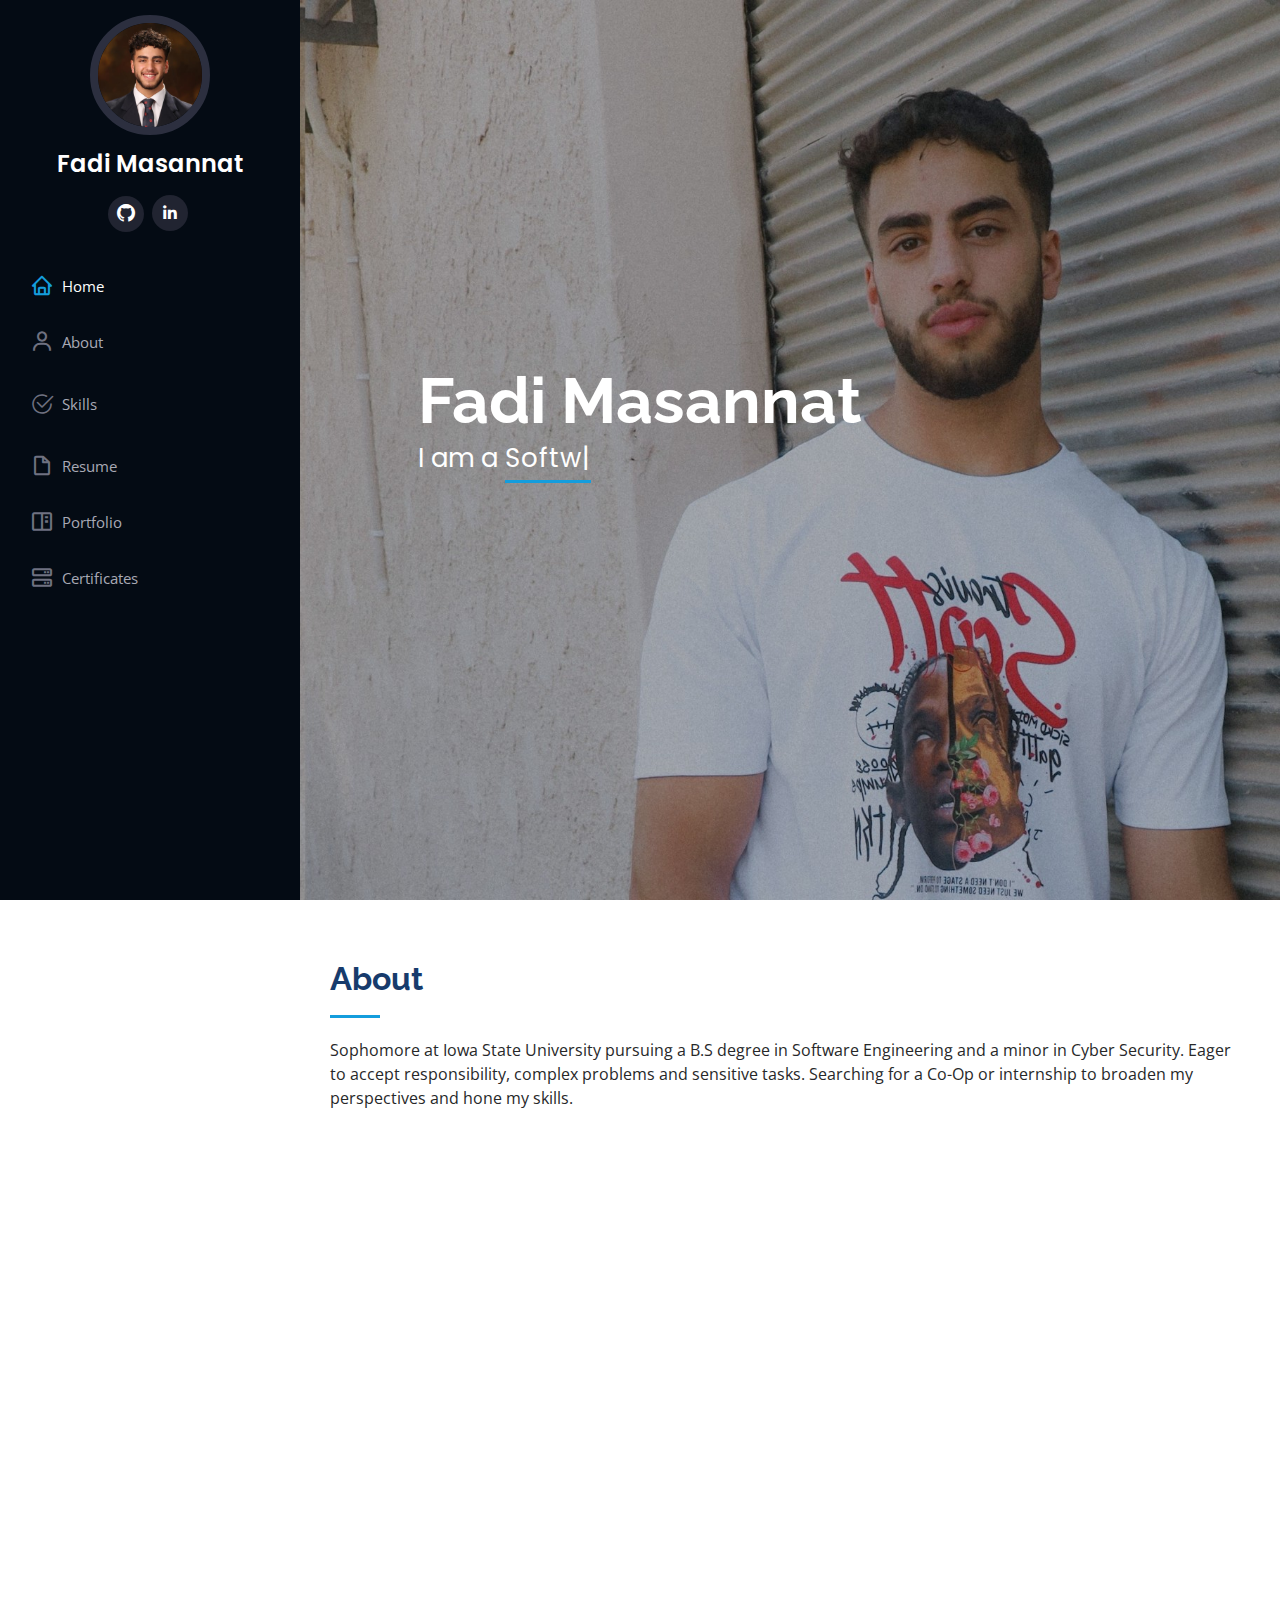
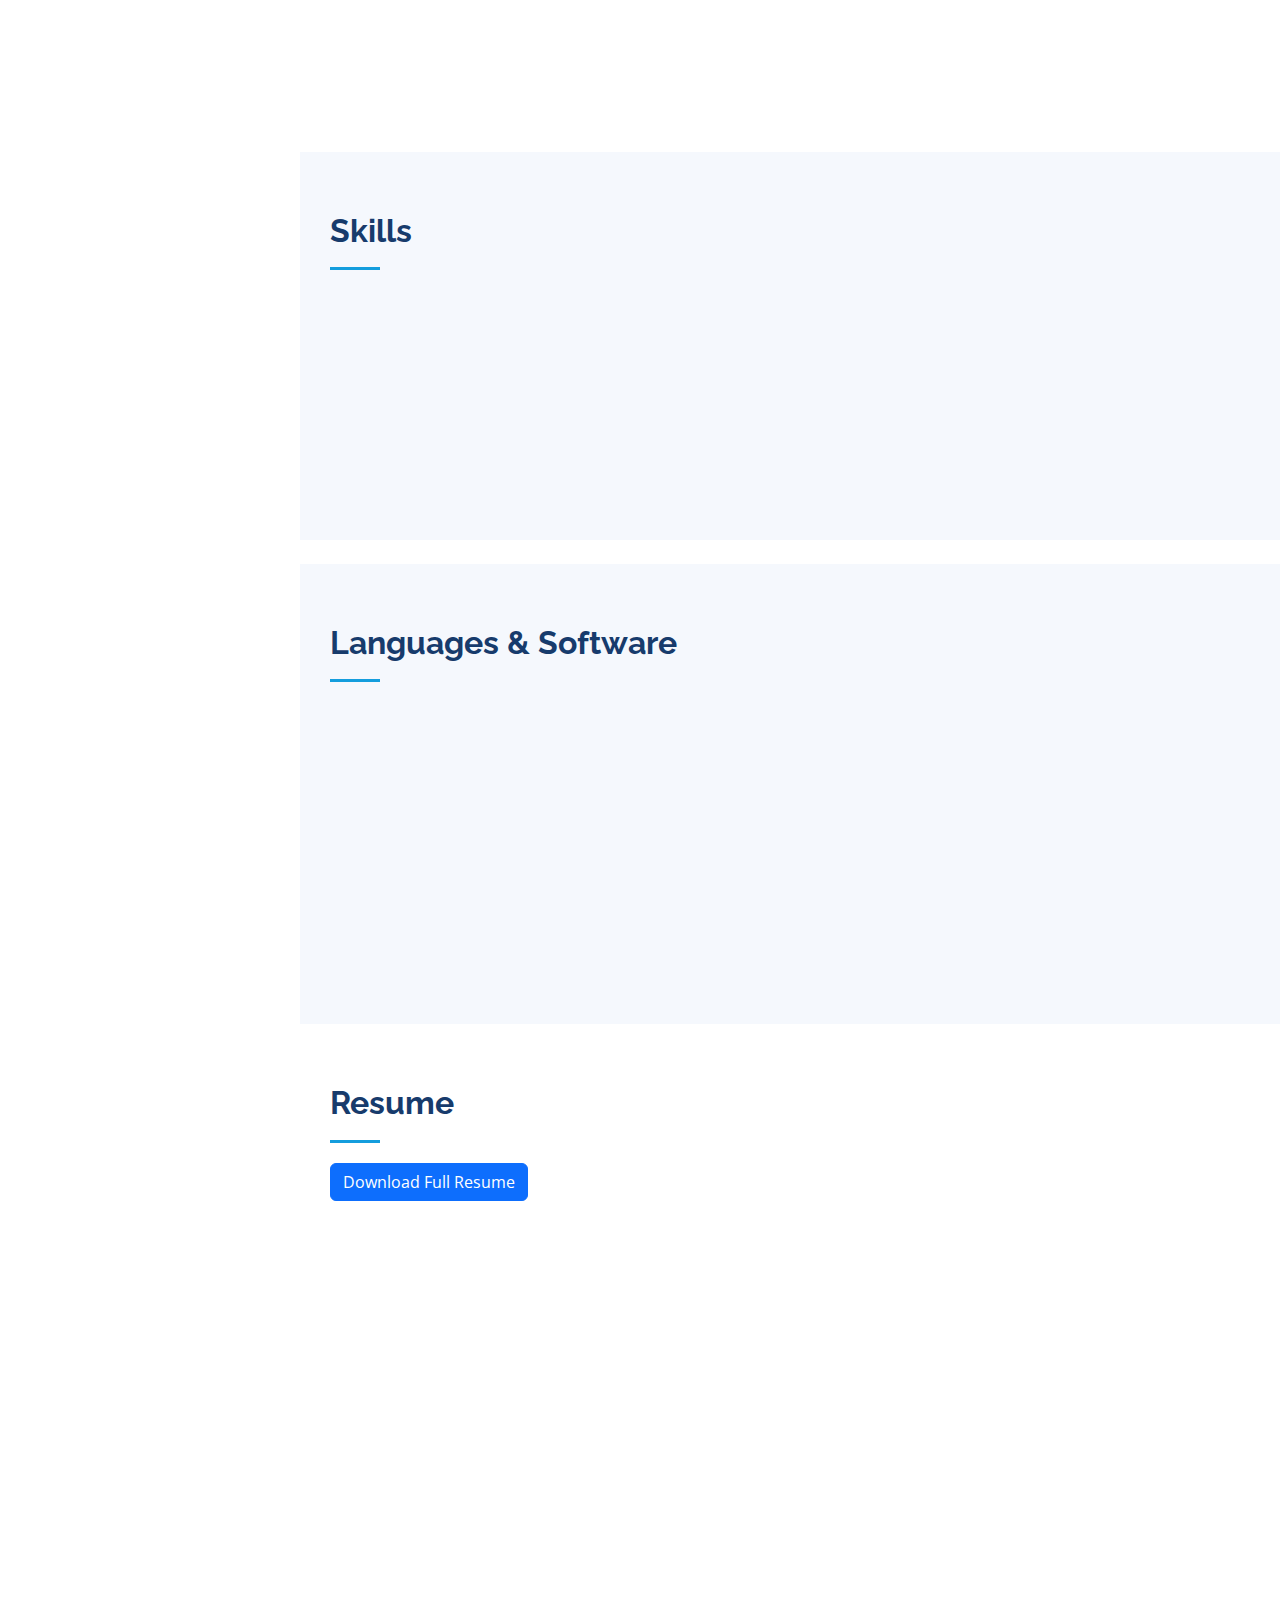
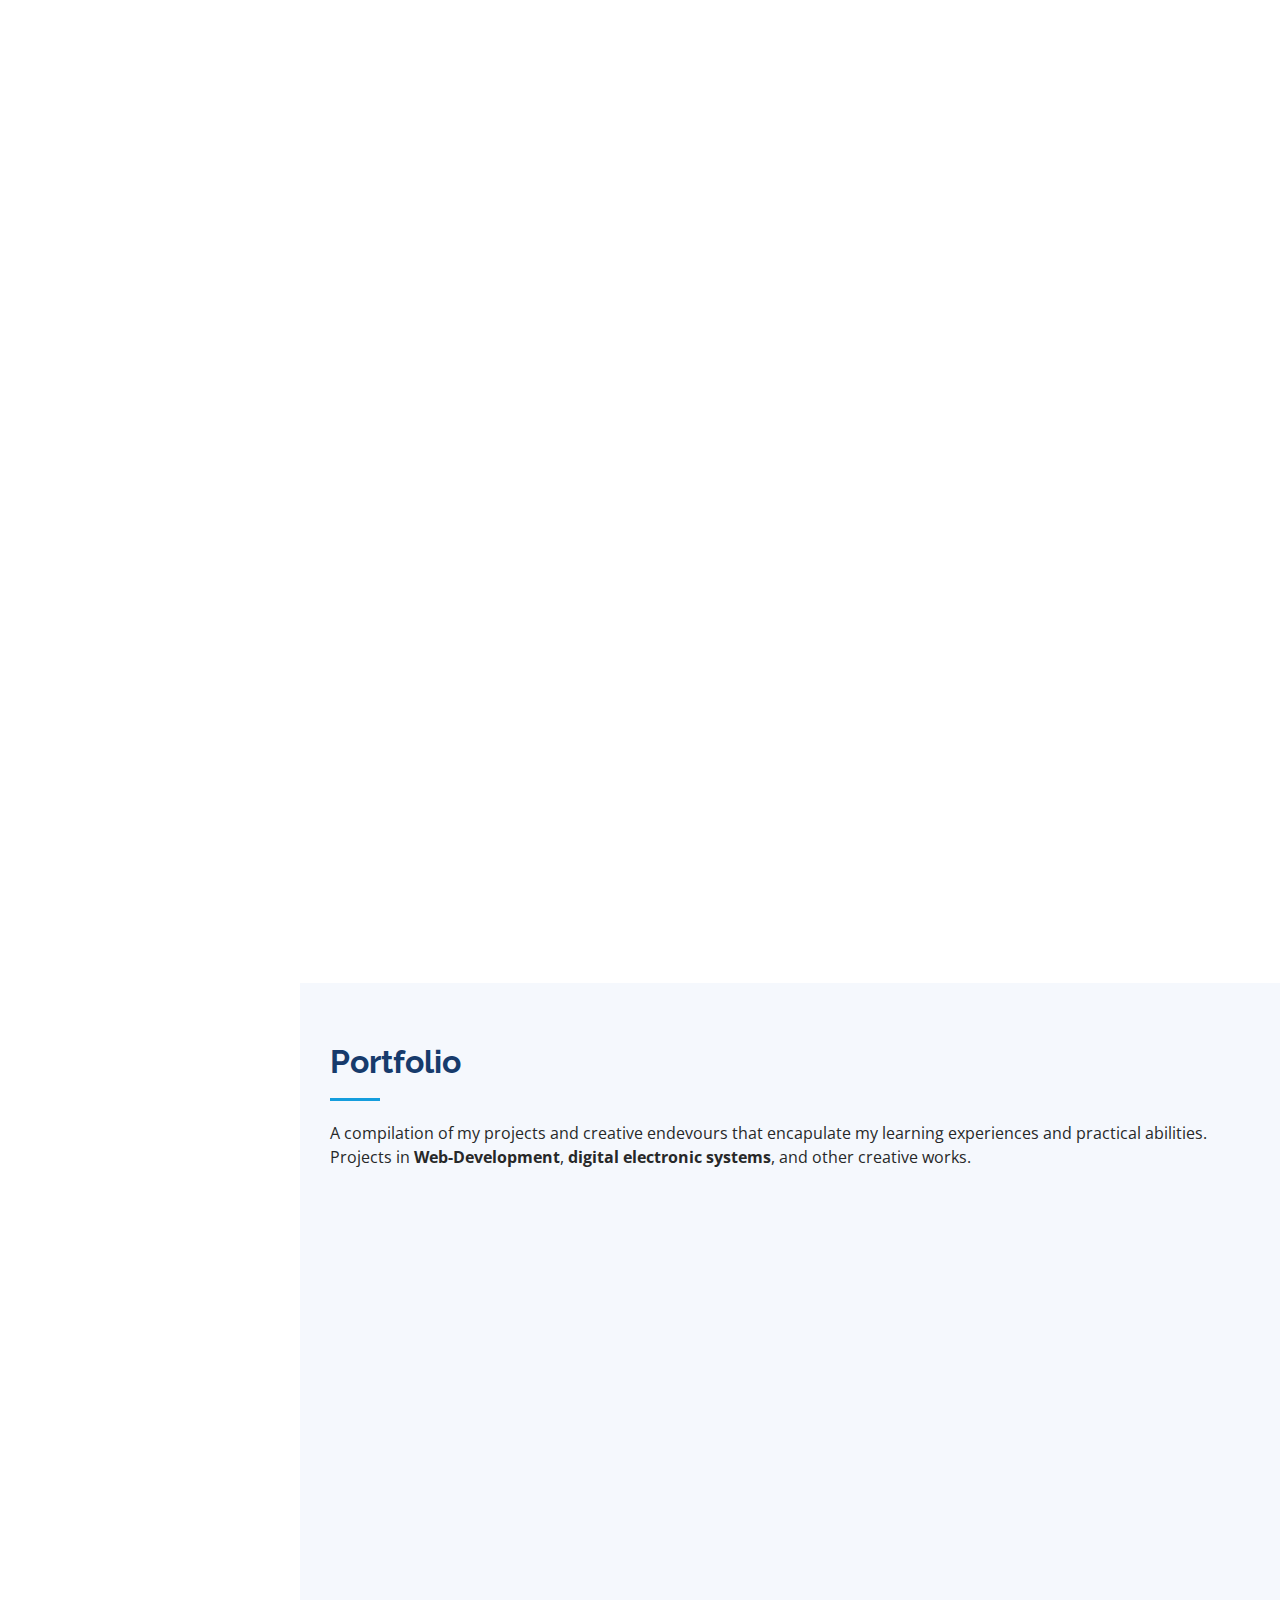
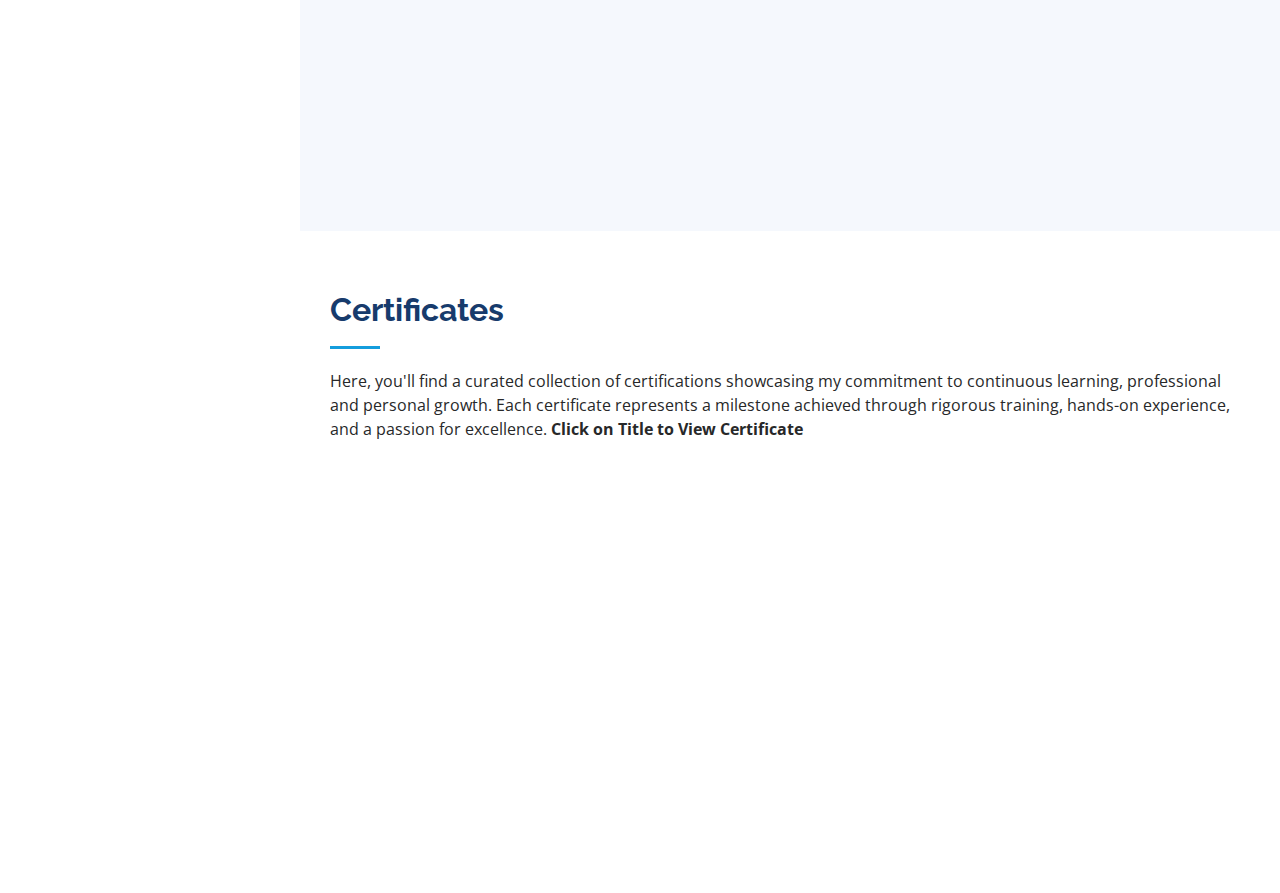
<file: index.html>
<!-- =======================================================
  * Author: Fadi Masannat
  Made with the help of BootstrapMade and Bootstrap elements
  ======================================================== -->

<!DOCTYPE html>
<html lang="en">

<head>
  <meta charset="utf-8">
  <meta content="width=device-width, initial-scale=1.0" name="viewport">

  <title>Portfolio Fadi Masannat - Home</title>
  <meta content="" name="description">
  <meta content="" name="keywords">

  <!-- Favicons -->
  <link href="./assets/img/favicon-resized.png" rel="icon">
  <link href="assets/img/apple-touch-icon.png" rel="apple-touch-icon">

  <!-- Google Fonts -->
  <link
    href="https://fonts.googleapis.com/css?family=Open+Sans:300,300i,400,400i,600,600i,700,700i|Raleway:300,300i,400,400i,500,500i,600,600i,700,700i|Poppins:300,300i,400,400i,500,500i,600,600i,700,700i"
    rel="stylesheet">

  <!-- Vendor CSS Files -->
  <link href="assets/vendor/aos/aos.css" rel="stylesheet">
  <link href="assets/vendor/bootstrap/css/bootstrap.min.css" rel="stylesheet">
  <link href="assets/vendor/bootstrap-icons/bootstrap-icons.css" rel="stylesheet">
  <link href="assets/vendor/boxicons/css/boxicons.min.css" rel="stylesheet">
  <link href="assets/vendor/glightbox/css/glightbox.min.css" rel="stylesheet">
  <link href="assets/vendor/swiper/swiper-bundle.min.css" rel="stylesheet">

  <!-- Template Main CSS File -->
  <link href="assets/css/style.css" rel="stylesheet">

  <!-- =======================================================
  * Template Name: iPortfolio
  * Updated: Jan 29 2024 with Bootstrap v5.3.2
  * Template URL: https://bootstrapmade.com/iportfolio-bootstrap-portfolio-websites-template/
  * Author: BootstrapMade.com
  * License: https://bootstrapmade.com/license/
  ======================================================== -->
</head>

<body>

  <!-- ======= Mobile nav toggle button ======= -->
  <i class="bi bi-list mobile-nav-toggle d-xl-none"></i>

  <!-- ======= Header ======= -->
  <header id="header">
    <div class="d-flex flex-column">

      <div class="profile">
        <img src="assets/img/profile-imgLogo.png" alt="" class="img-fluid rounded-circle">
        <h1 class="text-light"><a href="index.html">Fadi Masannat</a></h1>
        <div class="social-links mt-3 text-center">

          <a href="https://github.com/Fadi-Masannat" class="github" target="_blank"><i class="bi bi-github"></i></a>
          <a href="https://www.linkedin.com/in/fadi-masannat-9156b4296/" class="linkedin" target="_blank"><i
              class="bx bxl-linkedin"></i></a>


        </div>
      </div>

      <nav id="navbar" class="nav-menu navbar">
        <ul>
          <li><a href="./index.html#hero" class="nav-link scrollto active"><i class="bx bx-home"></i>
              <span>Home</span></a></li>
          <li><a href="./index.html#about" class="nav-link scrollto"><i class="bx bx-user"></i> <span>About</span></a>
          </li>
          <li><a href="./index.html#skills" class="nav-link scrollto"><i class="bi bi-check2-circle"></i>
              <span>Skills</span></a>
          </li>
          <li><a href="./index.html#resume" class="nav-link scrollto"><i class="bx bx-file-blank"></i>
              <span>Resume</span></a></li>
          <li><a href="./index.html#portfolio" class="nav-link scrollto"><i class="bx bx-book-content"></i>
              <span>Portfolio</span></a></li>
          <li><a href="./index.html#services" class="nav-link scrollto"><i class="bx bx-server"></i>
              <span>Certificates</span></a>
          </li>

        </ul>
      </nav><!-- .nav-menu -->
    </div>
  </header><!-- End Header -->

  <!-- ======= Hero Section ======= -->
  <section id="hero" class="d-flex flex-column justify-content-center align-items-center">
    <div class="hero-container" data-aos="fade-in">
      <h1>Fadi Masannat</h1>
      <p>I am a <span class="typed" data-typed-items="Software Engineer"></span></p>
      <!-- <p>I am a <span class="typed" data-typed-items="Designer, Developer, Freelancer, Photographer"></span></p> -->
    </div>
  </section><!-- End Hero -->

  <main id="main">

    <!-- ======= About Section ======= -->
    <section id="about" class="about">
      <div class="container">

        <div class="section-title">
          <h2>About</h2>
          <p>Sophomore at Iowa State University pursuing a B.S degree in Software Engineering and a minor in Cyber
            Security. Eager to accept responsibility, complex problems and sensitive tasks. Searching for a Co-Op or
            internship to broaden my perspectives and hone my skills.

          </p>
        </div>

        <div class="row">
          <div class="col-lg-4" data-aos="fade-right">
            <img src="./assets/img/newProfile.png" class="img-fluid" alt="">
          </div>
          <div class="col-lg-8 pt-4 pt-lg-0 content" data-aos="fade-left">
            <h3>Software Engineer &amp; Web Developer.</h3><br>

            <div class="row">
              <div class="col-lg-6">
                <ul>
                  <li><i class="bi bi-chevron-right"></i> <strong>Birthday:</strong> <span>21 October 2004</span></li>
                  <li><i class="bi bi-chevron-right"></i> <strong>Linkedin:</strong>
                    <span><a href="https://www.linkedin.com/in/fadi-masannat-9156b4296/" target="_blank">Click
                        Here</a></span>
                  </li>
                  <li><i class="bi bi-chevron-right"></i> <strong>Phone:</strong> <span>+1 515 735 6393</span></li>
                  <li><i class="bi bi-chevron-right"></i> <strong>Region:</strong> <span>Ames, IA, USA</span></li>
                </ul>
              </div>
              <div class="col-lg-6">
                <ul>
                  <li><i class="bi bi-chevron-right"></i> <strong>Age:</strong> <span>19</span></li>
                  <li><i class="bi bi-chevron-right"></i> <strong>Major:</strong> <span>Software Engineering</span></li>
                  <li><i class="bi bi-chevron-right"></i> <strong>Minor:</strong> <span>Cyber Security</span></li>
                  <li><i class="bi bi-chevron-right"></i> <strong>Email:</strong> <span>fadim@iastate.edu</span></li>

                </ul>
              </div>
            </div><br>
            <p>
              Born and raised in Jordan, I was taught to captivate on local resources and build strong kinship with my
              community since I was young. I studied at <strong><a href="https://www.kingsacademy.edu.jo/"
                  target="_blank">King's Academy</a></strong> in highschool, one of the only pristine and rigourous
              international boarding schools in the Middle-East. I took on challenging coursework and fostered my
              interest in computer science, arts, science and communication. I decided that I wanted a growth inducing
              opportunity to become a better software engineer and push myself further, hence I decided to pursue my
              bachelor's at <strong><a href="https://www.iastate.edu/" target="_blank">Iowa State University.
                </a></strong>
              I am now equipped with unique internship and work experiences that have honed my technical skills and
              instilled in me a results-oriented and customer-focused mindset, aligning strongly with my career goals. I
              am enthusiastic about the opportunity
              the future will bring and the next steps towards advancing in my career.
            </p>
          </div>
        </div>

      </div>
    </section><!-- End About Section -->



    <!-- ======= Skills Section ======= -->
    <section id="skills" class="skills section-bg">
      <div class="container">

        <div class="section-title">
          <h2>Skills</h2>

        </div>


        <div class="row skills-content">

          <div class="col-lg-6" data-aos="fade-up">
            <ul>
              <li>
                <h5><strong>Front-end Development</strong></h5>
              </li>
              <li>
                <h5><strong>Back-end Development</strong></h5>
              </li>
              <li>
                <h5><strong>Object-Oriented Design</strong></h5>
              </li>
              <li>
                <h5><strong>Testing, Debugging &amp; Critical Thinking</strong></h5>
              </li>

            </ul>
          </div>

          <div class="col-lg-6" data-aos="fade-up" data-aos-delay="100">
            <ul>

              <li>
                <h5><strong>Embedded Systems &amp; Computer Hardware Design</strong></h5>
              </li>
              <li>
                <h5><strong>Schematic Interpretation &amp; Digital Logic</strong></h5>
              </li>
              <li>
                <h5><strong>Project &amp; Team Management</strong></h5>
              </li>
              <li>
                <h5><strong>Analytical Problem Solving Skills</strong></h5>
              </li>

            </ul>
          </div>

        </div>
      </div>

    </section><!-- End Skills Section --><br>

    <!-- ======= Languages and Software Section ======= -->
    <section id="skills" class="skills section-bg">
      <div class="container">

        <div class="section-title">
          <h2>Languages &amp; Software</h2>

        </div>
        <div class="row skills-content">

          <div class="col-lg-4" data-aos="fade-up">
            <ul>
              <li>
                <h5><strong>Java</strong></h5>
              </li>
              <li>
                <h5><strong>HTML, HTML 5</strong></h5>
              </li>
              <li>
                <h5><strong>Javascript, Typescript</strong></h5>
              </li>
              <li>
                <h5><strong>CSS, SCSS</strong></h5>
              </li>
              <li>
                <h5><strong>C, C++, C#</strong></h5>
              </li>
              <li>
                <h5><strong>SQL</strong></h5>
              </li>
              <li>
                <h5><strong>Python</strong></h5>
              </li>


            </ul>
          </div>

          <div class="col-lg-4" data-aos="fade-up" data-aos-delay="100">
            <ul>
              <li>
                <h5><strong>Node.JS </strong></h5>
              </li>
              <li>
                <h5><strong>React</strong></h5>
              </li>
              <li>
                <h5><strong>MySQL</strong></h5>
              </li>
              <li>
                <h5><strong>Quartus Prime</strong></h5>
              </li>
              <li>
                <h5><strong>Questa Sim</strong></h5>
              </li>

            </ul>
          </div>
          <div class="col-lg-4" data-aos="fade-up" data-aos-delay="100">
            <ul>
              <li>
                <h5><strong>Github </strong></h5>
              </li>
              <li>
                <h5><strong>Visual Studio Code &amp; Eclipse</strong></h5>
              </li>
              <li>
                <h5><strong>Adobe &amp; MS Suite</strong></h5>
              </li>
              <li>
                <h5><strong>Unity &amp; Blender</strong></h5>
              </li>
              <li>
                <h5><strong>Code Composer Studio</strong></h5>
              </li>
            </ul>
          </div>
        </div>
      </div>

    </section><!-- End Laungauges and Software Section -->

   
    <!-- ======= Resume Section ======= -->
    <section id="resume" class="resume">
      <div class="container">

        <div class="section-title">
          <h2>Resume</h2>
          <a class="btn btn-primary" href="./assets/Resources/FadiMasannatResume.pdf" download>Download Full Resume</a>
        </div>

        <div class="row">
          <div class="col-lg-6" data-aos="fade-up">
            <h3 class="resume-title">Summary</h3>
            <div class="resume-item pb-0">
              <h4>Fadi Masannat</h4>
              <p><em>Innovative and deadline-driven Software Engineer with multiple work experiences in manangement and
                  developing user-centered digital products.</em></p>
              <ul>
                <li>203 Ash Ave, Ames, IA</li>
                <li> +1(515) 735-6393</li>
                <li>fadim@iastate.edu</li>
              </ul>
            </div>

            <h3 class="resume-title">Education</h3>
            <div class="resume-item">
              <h6><strong>Bachelor of Science in Software Engineering &amp; Minor in Cybersecurity </strong> </h6>
              <h5>2022 - 2026</h5>
              <p><em>Iowa State University, Ames, IA</em></p>
              <p><strong>GPA: 3.1/4.0 | Relevant Coursework:</strong> Embedded Systems - Construction of User Interfaces
                – Object Oriented Programming – Algorithms and Data Structures – Computer Engineering Digital Logic
                –Database Management – Game Design and Website Development - AP Computer Science A - Introduction to
                Python.</p>
            </div>
            <h3 class="resume-title">Project Highlights</h3><br>

            <div class="resume-item">
              <h6><strong>Apollo: Productivity Application</strong> </h6>
              <p> Apollo is a time management and productivity app, equipped with a variety of tools for better focus
                and user engagement.</p>
              <h6><strong>Digital Stopwatch </strong> </h6>
              <p> Designed a functional stopwatch using hardware and digital schematics for the Altera DE2 board. The
                stopwatch incorporates essential functionalities such as start, stop, and reset.
                Additionally, it features a register file system enabling the storage of up to four laps seamlessly.
              </p>
              <h6><strong> Zelix: Online Store </strong> </h6>
              <p> A responsive and simplistic online store with many functionalities such as checking out and
                calculating total expenses.</p>

            </div><br><br>
            <div class="text-center">
              <h6><strong>View Detailed Portfolio Below</strong></h6>
            </div>

          </div>



          <div class="col-lg-6" data-aos="fade-up" data-aos-delay="100">
            <h3 class="resume-title">Work Experience</h3>
            <div class="resume-item">
              <h4>Software Development Intern</h4>
              <h5>July 2020 - August 2020</h5>
              <div class="d-flex justify-content-between">
                <p><em><a href="https://avertra.com/" target="_blank">Avertra Corp.</a> (virtual) </em></p>
                <a href="assets/img/Certificates/AvertraCertificateofCompletion.jpg" data-gallery="portfolioGallery"
                  class="portfolio-lightbox">View Certificate </a>
                <!-- <a class="btn btn-primary btn-sm float-right" >
                  View Certificate
                </a> -->
              </div>
              <br>
              <ul>
                <li>Spearheaded website development and elevated user interface design using the Mendix platform.</li>
                <li>Designed cohesive and responsive elements for optimal user experience.</li>
                <li>Orchestrated project management activities, including strategic planning and regular consultations
                  with both colleagues and upper management.</li>
                <li>Thoroughly evaluated outdated website designs and altered them into contemporary and aesthetic
                  interfaces.</li>
              </ul>
            </div>

            <div class="resume-item">
              <h4>Dining Hall Supervisor | Management Trainee</h4>
              <h5>August 2022 - Current</h5>
              <div class="d-flex justify-content-between">
                <p><em><a href="https://www.dining.iastate.edu/location/union-drive-marketplace-2-2/"
                      target="_blank">Union Drive Marketplace</a></em></p>
                <p><em>Ames, Iowa</em></p>
              </div>
              <ul>
                <li>Mentored and trained a dynamic team of students, showcasing adept delegation and leadership skills.
                </li>
                <li>Proficiently managed Excel sheets, strategically allocated resources and planned events.</li>
                <li>Cultivated a diverse skill set, encompassing technical, hands-on, and interpersonal capabilities.
                </li>
              </ul>
            </div>
            <div class="resume-item">
              <h4>Architectural Design Intern</h4>

              <div class="d-flex justify-content-between">
                <h5>June 2021 - August 2021</h5>
                <a href="assets/img/Certificates/SufianSawalhaCertificate.jpg" data-gallery="portfolioGallery"
                  class="portfolio-lightbox">View Certificate </a>
              </div>

              <div class="d-flex justify-content-between">
                <div>
                  <p><em><a href="https://www.sufiansawalha.com/" target="_blank">Sufian Sawalha Design</a></em></p>
                </div>
                <div>
                  <p>Amman, Jordan</p>
                </div>
              </div><br>
              <ul>
                <li>Utilized Sketch-Up and AUTOCAD to craft digital designs and three-dimensional models for real-world
                  projects.</li>
                <li>Elevated leadership, communication, and digital proficiency through active engagement with customers
                  and the local community</li>
                <li>Demonstrated commitment to hard deadlines, on-site visits and customer support.</li>
              </ul>
            </div>
          </div>

        </div>



      </div>
    </section><!-- End Resume Section -->

    <!-- ======= Portfolio Section ======= -->
    <section id="portfolio" class="portfolio section-bg">
      <div class="container">

        <div class="section-title">
          <h2>Portfolio</h2>
          <p>A compilation of my projects and creative endevours that encapulate my learning experiences and practical
            abilities. Projects in <strong> Web-Development</strong>, <strong>digital electronic systems</strong>, and
            other creative works.</p>
        </div>

        <div class="row" data-aos="fade-up">
          <div class="col-lg-12 d-flex justify-content-center">
            <ul id="portfolio-flters">
              <li data-filter="*" class="filter-active">All</li>
              <li data-filter=".filter-web">Web-Development</li>
              <li data-filter=".filter-core">Core</li>
              <li data-filter=".filter-des">Design</li>
              <li data-filter=".filter-other">Other</li>
            </ul>
          </div>
        </div>

        <div class="row portfolio-container" data-aos="fade-up" data-aos-delay="100">

          <div class="col-lg-4 col-md-6 portfolio-item filter-web">
            <div class="portfolio-wrap">
              <img src="assets/img/portfolio/previews/apolloPrev.png" class="img-fluid" alt="">
              <div class="portfolio-links">
                <a href="./Apollo-portfolio-details .html" title="More Details "><i class="bx bx-plus"></i></a>
                <a href="https://fadi-masannat.github.io/Apollo-Application/" title="Visit Site" target="_blank"><i class="bx bx-link"></i></a>
              </div>
            </div>
          </div>

          <div class="col-lg-4 col-md-6 portfolio-item filter-core">
            <div class="portfolio-wrap">
              <img src="assets/img/portfolio/previews/stopwatchPrev.png" class="img-fluid" alt="">
              <div class="portfolio-links">
                <a href="./StopWatch-portfolio-details.html" title="More Information"><i class="bx bx-plus"></i></a>

              </div>
            </div>
          </div>

          <div class="col-lg-4 col-md-6 portfolio-item filter-web">
            <div class="portfolio-wrap">
              <img src="assets/img/portfolio/previews/zelixPrev.png" class="img-fluid" alt="">
              <div class="portfolio-links">
                <a href="./Zelix-portfolio-details.html" title="More Details "><i class="bx bx-plus"></i></a>
                <a href="https://fadi-masannat.github.io/ZelixMidterm/" title="More Details" target="_blank"><i
                    class="bx bx-link"></i></a>


              </div>
            </div>
          </div>

          <div class="col-lg-4 col-md-6 portfolio-item filter-des">
            <div class="portfolio-wrap">
              <img src="assets/img/portfolio/previews/photographyPrev.png" class="img-fluid" alt="">
              <div class="portfolio-links">
                <a href="Photography-portfolio-details.html" title="More Information"><i class="bx bx-plus"></i></a>

              </div>
            </div>
          </div>

          <div class="col-lg-4 col-md-6 portfolio-item filter-other">
            <div class="portfolio-wrap">
              <img src="assets/img/portfolio/previews/ammaniPrev.png" class="img-fluid" alt="">
              <div class="portfolio-links">
                <a href="./Ammani-portfolio-details.html" title="More Details "><i class="bx bx-plus"></i></a>
                <a href="https://www.instagram.com/ammanibookstore/" title="More Details" target="_blank"><i
                    class="bx bx-link"></i></a>
              </div>
            </div>
          </div>

          <div class="col-lg-4 col-md-6 portfolio-item filter-other">
            <div class="portfolio-wrap">
              <img src="assets/img/portfolio/previews/boothPrev.png" class="img-fluid" alt="">
              <div class="portfolio-links">
                <a href="./BoothCalculator.html" title="More Information"><i class="bx bx-plus"></i></a>

              </div>
            </div>
          </div>
        </div>
      </div>
    </section><!-- End Portfolio Section -->

    <!-- ======= Services Section ======= -->
    <section id="services" class="services">
      <div class="container">

        <div class="section-title">
          <h2>Certificates</h2>
          <p>Here, you'll find a curated collection of certifications showcasing my commitment to continuous learning,
            professional and personal growth. Each certificate represents a milestone achieved through rigorous
            training,
            hands-on experience, and a passion for excellence. <strong>Click on Title to View Certificate</strong> </p>
        </div>

        <div class="row">
          <div class="col-lg-4 col-md-6 icon-box" data-aos="fade-up">
            <div class="icon"><a href="assets/img/Certificates/introToJavaCertificate.jpg"
                data-gallery="certificatesGallery" class="portfolio-lightbox"><i class="bi bi-braces"></i></a></div>
            <h4 class="title"><a href="assets/img/Certificates/introToJavaCertificate.jpg"
                data-gallery="certificatesGallery" class="portfolio-lightbox">Introduction to Java </a></h4>
            <p class="description">I completed this course on CodeAcademy to set myself up for more advanced and
              sophisticated Java courses I took later on.</p>
          </div>
          <div class="col-lg-4 col-md-6 icon-box" data-aos="fade-up">
            <div class="icon"><a href="assets/img/Certificates/AvertraCertificateofCompletion.jpg"
                data-gallery="certificatesGallery" class="portfolio-lightbox"><i class="bi bi-check-square"></i></a>
            </div>
            <h4 class="title"><a href="assets/img/Certificates/AvertraCertificateofCompletion.jpg"
                data-gallery="certificatesGallery" class="portfolio-lightbox">Internship - Web Development </a></h4>
            <p class="description">Certificate of completion at Avertra. In which I completed the Mendix
              Beginner &amp; Rapid Developer programs.</p>
          </div>



          <div class="col-lg-4 col-md-6 icon-box" data-aos="fade-up">
            <div class="icon"><a href="assets/img/Certificates/SufianSawalhaCertificate.jpg"
                data-gallery="certificatesGallery" class="portfolio-lightbox"><i class="bi bi-check-square"></i></a>
            </div>
            <h4 class="title"><a href="assets/img/Certificates/SufianSawalhaCertificate.jpg"
                data-gallery="certificatesGallery" class="portfolio-lightbox">Internship - Architectural Design </a></h4>
            <p class="description">Certificate of completion at Sufian Sawalha.</p> 
          </div>
          <div class="col-lg-4 col-md-6 icon-box" data-aos="fade-up">
            <div class="icon"><a href="assets/img/Certificates/MUNCertificate.jpg" data-gallery="certificatesGallery"
                class="portfolio-lightbox"><i class="bi bi-people-fill"></i></a></div>
            <h4 class="title"><a href="assets/img/Certificates/MUNCertificate.jpg" data-gallery="certificatesGallery"
                class="portfolio-lightbox">UNHCR Conference </a></h4>
            <p class="description">Certificate of partification at the Model United Nations Conference suporting the
              UNHCR refugee program.</p>
          </div>


          <div class="col-lg-4 col-md-6 icon-box" data-aos="fade-up">
            <div class="icon"><a href="assets/img/Certificates/SeadsOfPeaceCertificate.jpg"
                data-gallery="certificatesGallery" class="portfolio-lightbox"><i class="bi bi-peace"></i></a></div>
            <h4 class="title"><a href="assets/img/Certificates/SeadsOfPeaceCertificate.jpg"
                data-gallery="certificatesGallery" class="portfolio-lightbox">Seeds of Peace </a></h4>
            <p class="description">Certificate of participation at the Seeds of Peace RISE Program.</p>
          </div>
          <div class="col-lg-4 col-md-6 icon-box" data-aos="fade-up">
            <div class="icon"><a href="assets/img/Certificates/KAMUNCertificate.jpg" data-gallery="certificatesGallery"
                class="portfolio-lightbox"><i class="bi bi-people-fill"></i></a></div>
            <h4 class="title"><a href="assets/img/Certificates/KAMUNCertificate.jpg" data-gallery="certificatesGallery"
                class="portfolio-lightbox">KAMUN Conference </a></h4>
            <p class="description">Certificate of partification at the King's Academy Model United Nations Conference.
            </p>
          </div>
        </div>


      </div>
    </section><!-- End Services Section -->

    

  </main><!-- End #main -->

 <!-- ======= Footer ======= 
  <footer id="footer">
    <div class="container">
      <div class="copyright">
        &copy; Copyright <strong><span>Fadi Masannat</span></strong>
        
      </div>
     
    </div>
  </footer>-- End  Footer -->

  

  <!-- Vendor JS Files -->
  <script src="assets/vendor/purecounter/purecounter_vanilla.js"></script>
  <script src="assets/vendor/aos/aos.js"></script>
  <script src="assets/vendor/bootstrap/js/bootstrap.bundle.min.js"></script>
  <script src="assets/vendor/glightbox/js/glightbox.min.js"></script>
  <script src="assets/vendor/isotope-layout/isotope.pkgd.min.js"></script>
  <script src="assets/vendor/swiper/swiper-bundle.min.js"></script>
  <script src="assets/vendor/typed.js/typed.umd.js"></script>
  <script src="assets/vendor/waypoints/noframework.waypoints.js"></script>
  <script src="assets/vendor/php-email-form/validate.js"></script>

  <!-- Template Main JS File -->
  <script src="assets/js/main.js"></script>

</body>

</html>
</file>
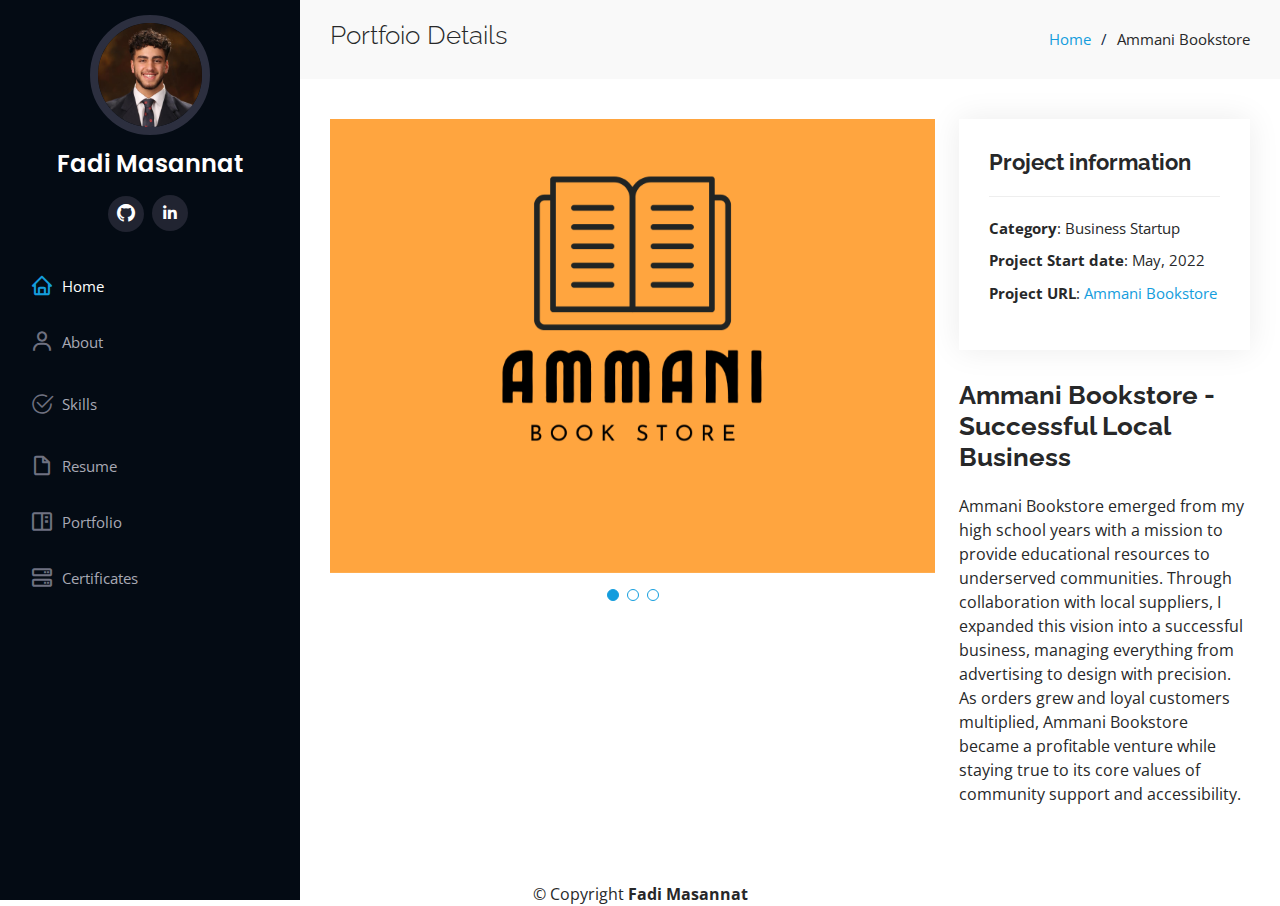
<file: Ammani-portfolio-details.html>
<!DOCTYPE html>
<html lang="en">

<head>
  <meta charset="utf-8">
  <meta content="width=device-width, initial-scale=1.0" name="viewport">

  <title>Ammani Portfolio Details - Inner Page</title>
  <meta content="" name="description">
  <meta content="" name="keywords">

  <!-- Favicons -->
  <link href="assets/img/favicon.png" rel="icon">
  <link href="assets/img/apple-touch-icon.png" rel="apple-touch-icon">

  <!-- Google Fonts -->
  <link
    href="https://fonts.googleapis.com/css?family=Open+Sans:300,300i,400,400i,600,600i,700,700i|Raleway:300,300i,400,400i,500,500i,600,600i,700,700i|Poppins:300,300i,400,400i,500,500i,600,600i,700,700i"
    rel="stylesheet">

  <!-- Vendor CSS Files -->
  <link href="assets/vendor/aos/aos.css" rel="stylesheet">
  <link href="assets/vendor/bootstrap/css/bootstrap.min.css" rel="stylesheet">
  <link href="assets/vendor/bootstrap-icons/bootstrap-icons.css" rel="stylesheet">
  <link href="assets/vendor/boxicons/css/boxicons.min.css" rel="stylesheet">
  <link href="assets/vendor/glightbox/css/glightbox.min.css" rel="stylesheet">
  <link href="assets/vendor/swiper/swiper-bundle.min.css" rel="stylesheet">

  <!-- Template Main CSS File -->
  <link href="assets/css/style.css" rel="stylesheet">

</head>

<body>

  <!-- ======= Mobile nav toggle button ======= -->
  <i class="bi bi-list mobile-nav-toggle d-xl-none"></i>

  <!-- ======= Header ======= -->
  <header id="header">
    <div class="d-flex flex-column">

      <div class="profile">
        <img src="assets/img/profile-imgLogo.png" alt="" class="img-fluid rounded-circle">
        <h1 class="text-light"><a href="index.html">Fadi Masannat</a></h1>
        <div class="social-links mt-3 text-center">

          <a href="https://github.com/Fadi-Masannat" class="github" target="_blank"><i class="bi bi-github"></i></a>
          <a href="https://www.linkedin.com/in/fadi-masannat-9156b4296/" class="linkedin" target="_blank"><i
              class="bx bxl-linkedin"></i></a>
          

        </div>
      </div>

      <nav id="navbar" class="nav-menu navbar">
        <ul>
          <li><a href="./index.html#hero" class="nav-link scrollto active"><i class="bx bx-home"></i>
              <span>Home</span></a></li>
          <li><a href="./index.html#about" class="nav-link scrollto"><i class="bx bx-user"></i> <span>About</span></a>
          </li>
          <li><a href="./index.html#skills" class="nav-link scrollto"><i class="bi bi-check2-circle"></i>
              <span>Skills</span></a>
          </li>
          <li><a href="./index.html#resume" class="nav-link scrollto"><i class="bx bx-file-blank"></i>
              <span>Resume</span></a></li>
          <li><a href="./index.html#portfolio" class="nav-link scrollto"><i class="bx bx-book-content"></i>
              <span>Portfolio</span></a></li>
          <li><a href="./index.html#services" class="nav-link scrollto"><i class="bx bx-server"></i>
              <span>Certificates</span></a>
          </li>

        </ul>
      </nav><!-- .nav-menu -->
    </div>
  </header><!-- End Header -->
  <main id="main">

    <!-- ======= Breadcrumbs ======= -->
    <section id="breadcrumbs" class="breadcrumbs">
      <div class="container">

        <div class="d-flex justify-content-between align-items-center">
          <h2>Portfoio Details</h2>
          <ol>
            <li><a href="index.html">Home</a></li>
            <li>Ammani Bookstore</li>
          </ol>
        </div>

      </div>
    </section><!-- End Breadcrumbs -->

    <!-- ======= Portfolio Details Section ======= -->
    <section id="portfolio-details" class="portfolio-details">
      <div class="container">

        <div class="row gy-4">

          <div class="col-lg-8">
            <div class="portfolio-details-slider swiper">
              <div class="swiper-wrapper align-items-center">

                <div class="swiper-slide">
                  <img src="assets/img/portfolio/AmmaniBS/AmmaniBS.png" alt="">
                </div>

                <div class="swiper-slide">
                  <img src="assets/img/portfolio/AmmaniBS/AmmaniBS1.png" alt="">
                </div>

                <div class="swiper-slide">
                  <img src="assets/img/portfolio/AmmaniBS/AmmaniBS2.png" alt="">
                </div>


              </div>
              <div class="swiper-pagination"></div>
            </div>
          </div>

          <div class="col-lg-4">
            <div class="portfolio-info">
              <h3>Project information</h3>
              <ul>
                <li><strong>Category</strong>: Business Startup</li>

                <li><strong>Project Start date</strong>: May, 2022</li>
                <li><strong>Project URL</strong>: <a href="https://www.instagram.com/ammanibookstore/"
                    target="_blank">Ammani Bookstore</a></li>
              </ul>
            </div>
            <div class="portfolio-description">
              <h2>Ammani Bookstore - Successful Local Business</h2>
              <p>

                Ammani Bookstore emerged from my high school years with a mission to provide educational resources to
                underserved communities. Through collaboration with local suppliers, I expanded this vision into a
                successful business, managing everything from advertising to design with precision. As orders grew and
                loyal customers multiplied, Ammani Bookstore became a profitable venture while staying true to its core
                values of community support and accessibility.
              </p>
            </div>
          </div>

        </div>

      </div>
    </section><!-- End Portfolio Details Section -->

  </main><!-- End #main -->

  <!-- ======= Footer ======= -->
  <footer id="footer">
    <div class="container">
      <div class="copyright">
        &copy; Copyright <strong><span>Fadi Masannat</span></strong>
      </div>
      
    </div>
  </footer><!-- End  Footer -->

  <a href="#" class="back-to-top d-flex align-items-center justify-content-center"><i
      class="bi bi-arrow-up-short"></i></a>

  <!-- Vendor JS Files -->
  <script src="assets/vendor/purecounter/purecounter_vanilla.js"></script>
  <script src="assets/vendor/aos/aos.js"></script>
  <script src="assets/vendor/bootstrap/js/bootstrap.bundle.min.js"></script>
  <script src="assets/vendor/glightbox/js/glightbox.min.js"></script>
  <script src="assets/vendor/isotope-layout/isotope.pkgd.min.js"></script>
  <script src="assets/vendor/swiper/swiper-bundle.min.js"></script>
  <script src="assets/vendor/typed.js/typed.umd.js"></script>
  <script src="assets/vendor/waypoints/noframework.waypoints.js"></script>
  <script src="assets/vendor/php-email-form/validate.js"></script>

  <!-- Template Main JS File -->
  <script src="assets/js/main.js"></script>

</body>

</html>
</file>
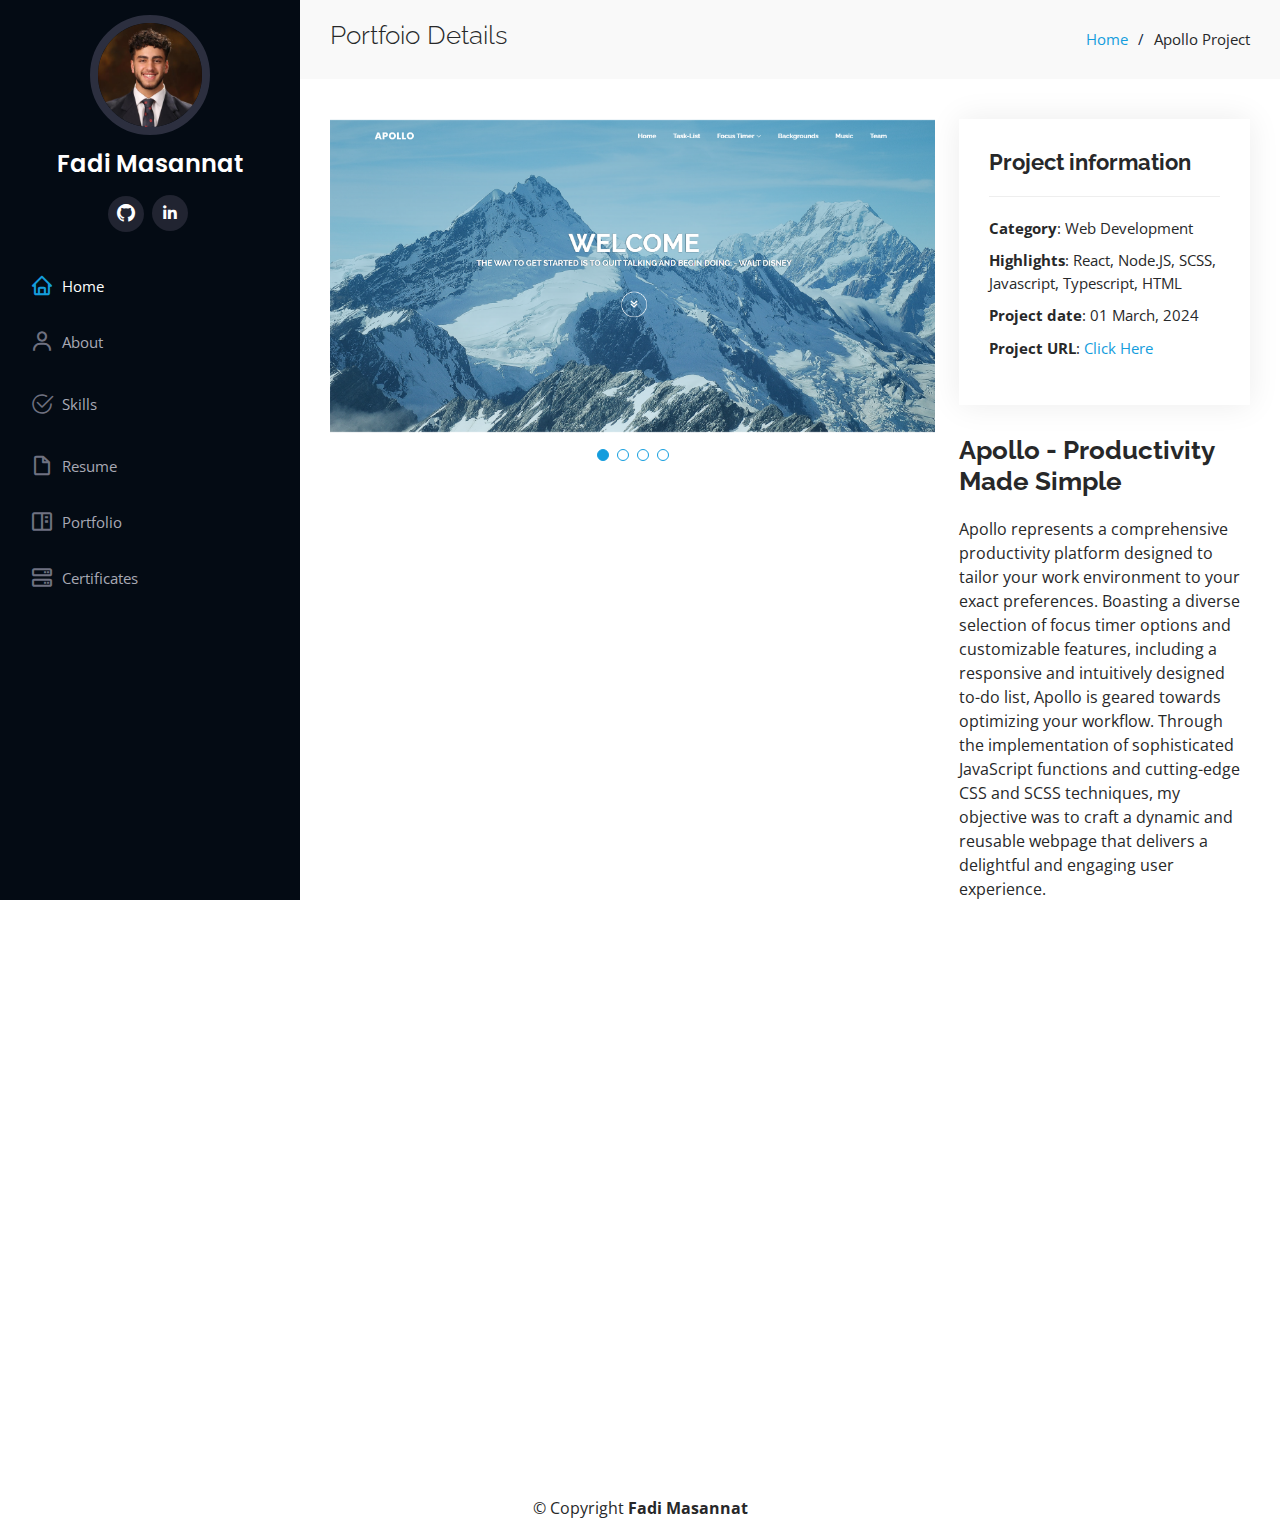
<file: Apollo-portfolio-details .html>
<!DOCTYPE html>
<html lang="en">

<head>
  <meta charset="utf-8">
  <meta content="width=device-width, initial-scale=1.0" name="viewport">

  <title>Apollo Portfolio Details - Inner Page</title>
  <meta content="" name="description">
  <meta content="" name="keywords">

  <!-- Favicons -->
  <link href="assets/img/favicon.png" rel="icon">
  <link href="assets/img/apple-touch-icon.png" rel="apple-touch-icon">

  <!-- Google Fonts -->
  <link
    href="https://fonts.googleapis.com/css?family=Open+Sans:300,300i,400,400i,600,600i,700,700i|Raleway:300,300i,400,400i,500,500i,600,600i,700,700i|Poppins:300,300i,400,400i,500,500i,600,600i,700,700i"
    rel="stylesheet">

  <!-- Vendor CSS Files -->
  <link href="assets/vendor/aos/aos.css" rel="stylesheet">
  <link href="assets/vendor/bootstrap/css/bootstrap.min.css" rel="stylesheet">
  <link href="assets/vendor/bootstrap-icons/bootstrap-icons.css" rel="stylesheet">
  <link href="assets/vendor/boxicons/css/boxicons.min.css" rel="stylesheet">
  <link href="assets/vendor/glightbox/css/glightbox.min.css" rel="stylesheet">
  <link href="assets/vendor/swiper/swiper-bundle.min.css" rel="stylesheet">

  <!-- Template Main CSS File -->
  <link href="assets/css/style.css" rel="stylesheet">

</head>

<body>

  <!-- ======= Mobile nav toggle button ======= -->
  <i class="bi bi-list mobile-nav-toggle d-xl-none"></i>

  <!-- ======= Header ======= -->
  <header id="header">
    <div class="d-flex flex-column">

      <div class="profile">
        <img src="assets/img/profile-imgLogo.png" alt="" class="img-fluid rounded-circle">
        <h1 class="text-light"><a href="index.html">Fadi Masannat</a></h1>
        <div class="social-links mt-3 text-center">

          <a href="https://github.com/Fadi-Masannat" class="github" target="_blank"><i class="bi bi-github"></i></a>
          <a href="https://www.linkedin.com/in/fadi-masannat-9156b4296/" class="linkedin" target="_blank"><i
              class="bx bxl-linkedin"></i></a>
         

        </div>
      </div>

      <nav id="navbar" class="nav-menu navbar">
        <ul>
          <li><a href="./index.html#hero" class="nav-link scrollto active"><i class="bx bx-home"></i>
              <span>Home</span></a></li>
          <li><a href="./index.html#about" class="nav-link scrollto"><i class="bx bx-user"></i> <span>About</span></a>
          </li>
          <li><a href="./index.html#skills" class="nav-link scrollto"><i class="bi bi-check2-circle"></i>
              <span>Skills</span></a>
          </li>
          <li><a href="./index.html#resume" class="nav-link scrollto"><i class="bx bx-file-blank"></i>
              <span>Resume</span></a></li>
          <li><a href="./index.html#portfolio" class="nav-link scrollto"><i class="bx bx-book-content"></i>
              <span>Portfolio</span></a></li>
          <li><a href="./index.html#services" class="nav-link scrollto"><i class="bx bx-server"></i>
              <span>Certificates</span></a>
          </li>

        </ul>
      </nav><!-- .nav-menu -->
    </div>
  </header><!-- End Header -->
  <main id="main">

    <!-- ======= Breadcrumbs ======= -->
    <section id="breadcrumbs" class="breadcrumbs">
      <div class="container">

        <div class="d-flex justify-content-between align-items-center">
          <h2>Portfoio Details</h2>
          <ol>
            <li><a href="index.html">Home</a></li>
            <li>Apollo Project</li>
          </ol>
        </div>

      </div>
    </section><!-- End Breadcrumbs -->

    <!-- ======= Portfolio Details Section ======= -->
    <section id="portfolio-details" class="portfolio-details">
      <div class="container">

        <div class="row gy-4">

          <div class="col-lg-8">
            <div class="portfolio-details-slider swiper">
              <div class="swiper-wrapper align-items-center">

                <div class="swiper-slide">
                  <img src="assets/img/portfolio/Apollo/Apollo1.png" alt="">
                </div>

                <div class="swiper-slide">
                  <img src="assets/img/portfolio/Apollo/Apollo2.png" alt="">
                </div>

                <div class="swiper-slide">
                  <img src="assets/img/portfolio/Apollo/Apollo3.png" alt="">
                </div>
                <div class="swiper-slide">
                  <img src="assets/img/portfolio/Apollo/Apollo4.png" alt="">
                </div>

              </div>
              <div class="swiper-pagination"></div>
            </div>
          </div>

          <div class="col-lg-4">
            <div class="portfolio-info">
              <h3>Project information</h3>
              <ul>
                <li><strong>Category</strong>: Web Development</li>
                <li><strong>Highlights</strong>: React, Node.JS, SCSS, Javascript, Typescript, HTML</li>
                <li><strong>Project date</strong>: 01 March, 2024</li>
                <li><strong>Project URL</strong>: <a href="https://fadi-masannat.github.io/Apollo-Application/"
                    target="_blank">Click Here</a></li>
              </ul>
            </div>
            <div class="portfolio-description">
              <h2>Apollo - Productivity Made Simple</h2>
              <p>
                Apollo represents a comprehensive productivity platform designed to tailor your work environment to your
                exact preferences. Boasting a diverse selection of focus timer options and customizable features,
                including a responsive and intuitively designed to-do list, Apollo is geared towards optimizing your
                workflow. Through the implementation of sophisticated JavaScript functions and cutting-edge CSS and SCSS
                techniques, my objective was to craft a dynamic and reusable webpage that delivers a delightful and
                engaging user experience.
              </p>
            </div>
          </div>

        </div><br>

        <section>
          <div class="section-title d-flex justify-content-center" data-aos="fade-up" data-aos-delay="100">
            <h2 class="title-with-line">Timers</h2><br><br>
          </div>

          <div class="container">
            <div class="row justify-content-center">

              <div class="container">
                <div class="row">
                  <div class="col-lg-6" data-aos="fade-right" data-aos-delay="100">
                    <div class="embed-responsive embed-responsive-16by9">
                      <iframe width="500" height="260" src="./assets/videos/ArcticNeon.mp4" frameborder="0"
                        allow="accelerometer; autoplay; encrypted-media; gyroscope; picture-in-picture"
                        allowfullscreen></iframe>
                    </div>
                  </div>
                  <div class="col-lg-6" data-aos="fade-left" data-aos-delay="100">
                    <div class="embed-responsive embed-responsive-16by9">
                      <iframe width="500" height="260" src="./assets/videos/ClassicTimer.mp4" frameborder="0"
                        allow="accelerometer; autoplay; encrypted-media; gyroscope; picture-in-picture"
                        allowfullscreen></iframe>
                    </div>
                  </div>
                </div>
              </div>


            </div>
          </div>
        </section>
    </section>

    </div>
    </div>
    </div>
    </section><!-- End Portfolio Details Section -->

  </main><!-- End #main -->

  <!-- ======= Footer ======= -->
  <footer id="footer">
    <div class="container">
      <div class="copyright">
        &copy; Copyright <strong><span>Fadi Masannat</span></strong>
      </div>
      <div class="credits">
        <!-- All the links in the footer should remain intact. -->
        <!-- You can delete the links only if you purchased the pro version. -->
        <!-- Licensing information: https://bootstrapmade.com/license/ -->
        <!-- Purchase the pro version with working PHP/AJAX contact form: https://bootstrapmade.com/iportfolio-bootstrap-portfolio-websites-template/ -->

      </div>
    </div>
  </footer><!-- End  Footer -->

  <a href="#" class="back-to-top d-flex align-items-center justify-content-center"><i
      class="bi bi-arrow-up-short"></i></a>

  <!-- Vendor JS Files -->
  <script src="assets/vendor/purecounter/purecounter_vanilla.js"></script>
  <script src="assets/vendor/aos/aos.js"></script>
  <script src="assets/vendor/bootstrap/js/bootstrap.bundle.min.js"></script>
  <script src="assets/vendor/glightbox/js/glightbox.min.js"></script>
  <script src="assets/vendor/isotope-layout/isotope.pkgd.min.js"></script>
  <script src="assets/vendor/swiper/swiper-bundle.min.js"></script>
  <script src="assets/vendor/typed.js/typed.umd.js"></script>
  <script src="assets/vendor/waypoints/noframework.waypoints.js"></script>
  <script src="assets/vendor/php-email-form/validate.js"></script>

  <!-- Template Main JS File -->
  <script src="assets/js/main.js"></script>



</body>

</html>
</file>
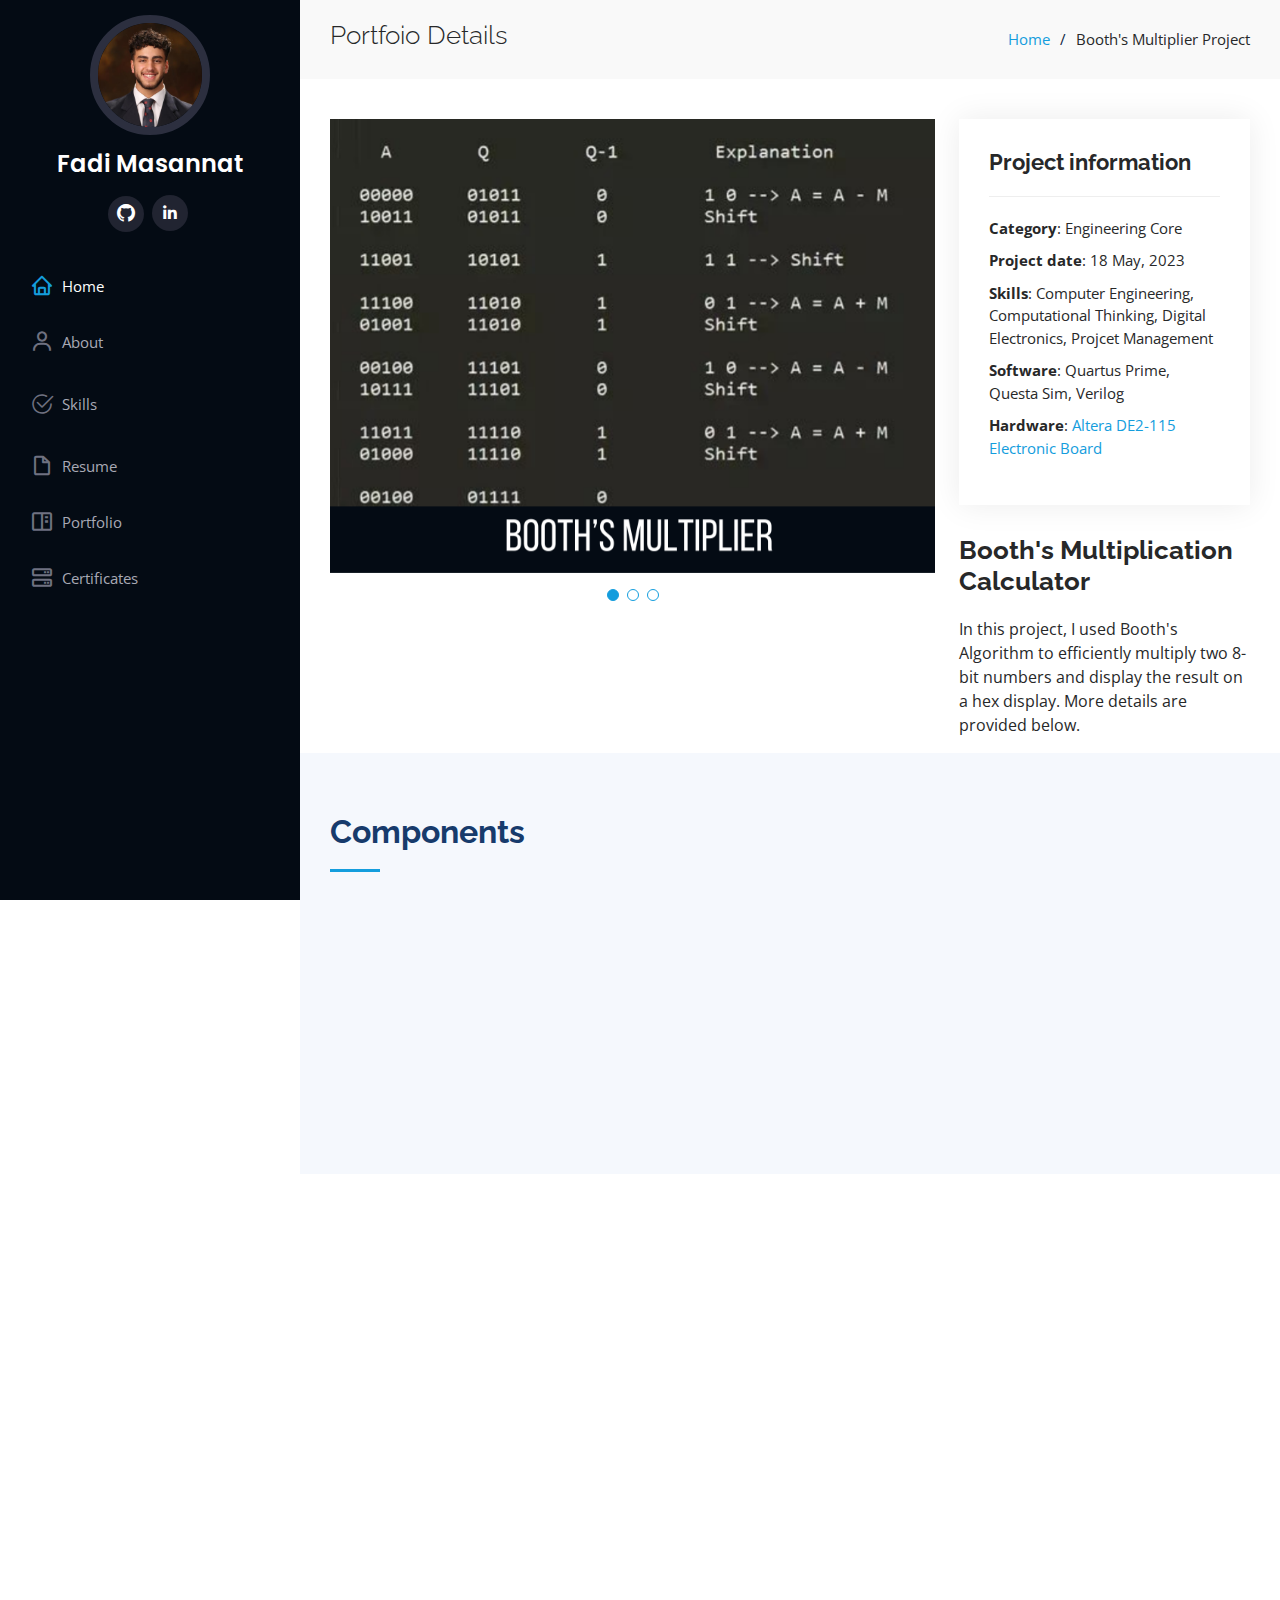
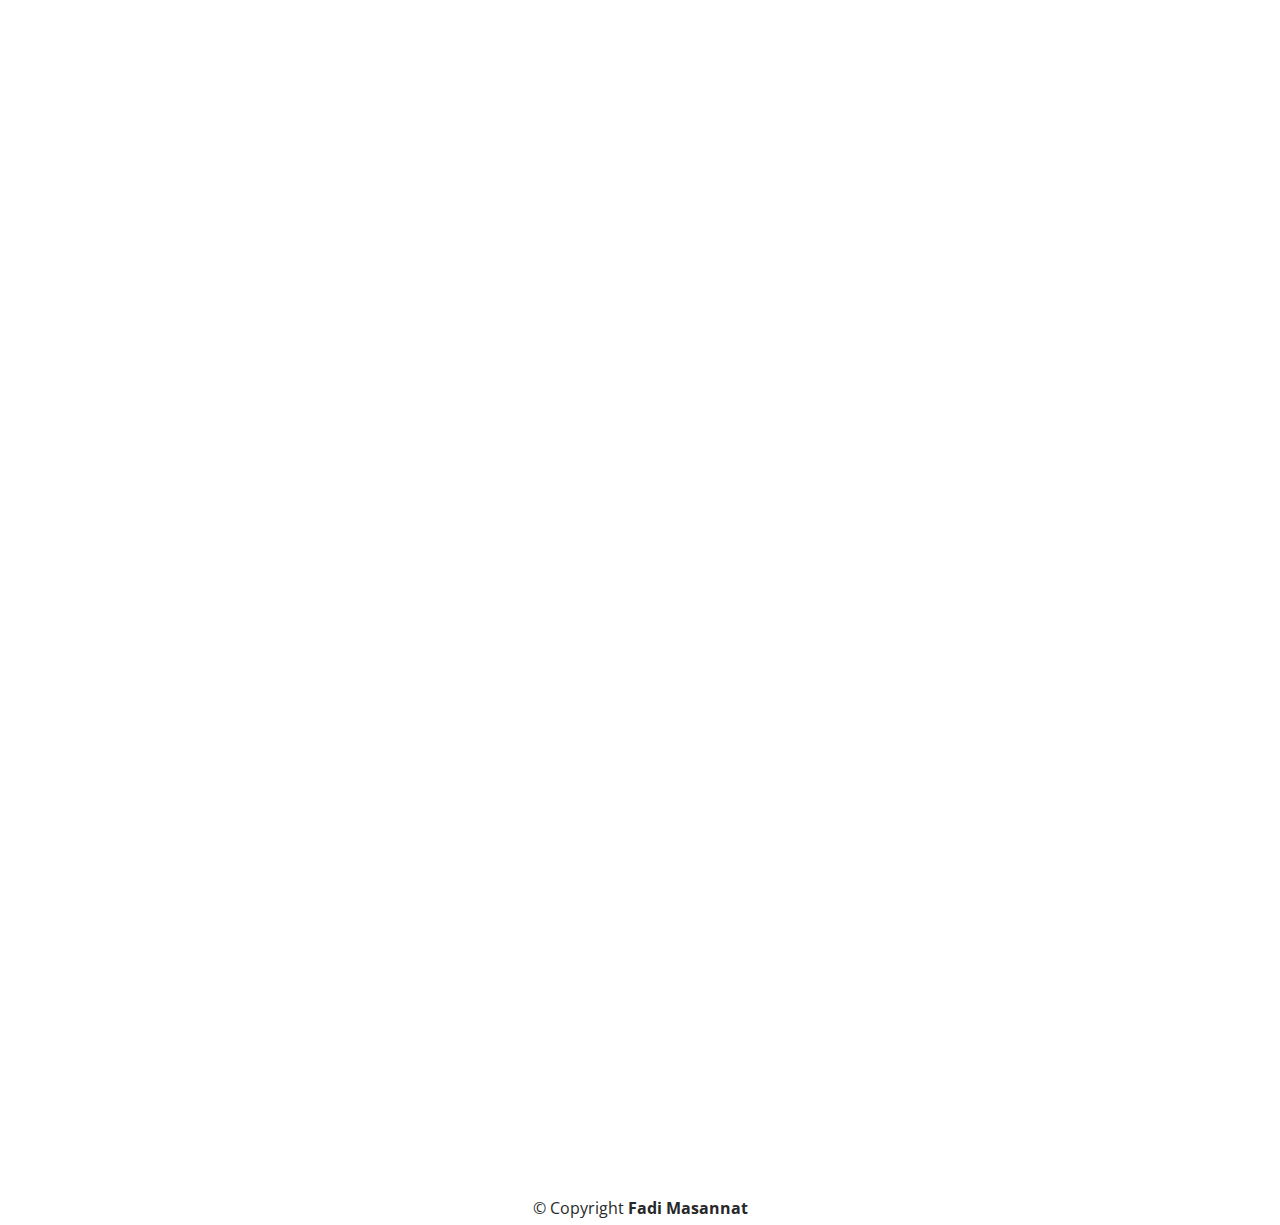
<file: BoothCalculator.html>
<!DOCTYPE html>
<html lang="en">

<head>
    <meta charset="utf-8">
    <meta content="width=device-width, initial-scale=1.0" name="viewport">

    <title>Booth's Calculator Portfolio Details - Inner Page</title>
    <meta content="" name="description">
    <meta content="" name="keywords">

    <!-- Favicons -->
    <link href="assets/img/favicon.png" rel="icon">
    <link href="assets/img/apple-touch-icon.png" rel="apple-touch-icon">

    <!-- Google Fonts -->
    <link
        href="https://fonts.googleapis.com/css?family=Open+Sans:300,300i,400,400i,600,600i,700,700i|Raleway:300,300i,400,400i,500,500i,600,600i,700,700i|Poppins:300,300i,400,400i,500,500i,600,600i,700,700i"
        rel="stylesheet">

    <!-- Vendor CSS Files -->
    <link href="assets/vendor/aos/aos.css" rel="stylesheet">
    <link href="assets/vendor/bootstrap/css/bootstrap.min.css" rel="stylesheet">
    <link href="assets/vendor/bootstrap-icons/bootstrap-icons.css" rel="stylesheet">
    <link href="assets/vendor/boxicons/css/boxicons.min.css" rel="stylesheet">
    <link href="assets/vendor/glightbox/css/glightbox.min.css" rel="stylesheet">
    <link href="assets/vendor/swiper/swiper-bundle.min.css" rel="stylesheet">

    <!-- Template Main CSS File -->
    <link href="assets/css/style.css" rel="stylesheet">

</head>

<body>

    <!-- ======= Mobile nav toggle button ======= -->
    <i class="bi bi-list mobile-nav-toggle d-xl-none"></i>

    <!-- ======= Header ======= -->
    <header id="header">
        <div class="d-flex flex-column">

            <div class="profile">
                <img src="assets/img/profile-imgLogo.png" alt="" class="img-fluid rounded-circle">
                <h1 class="text-light"><a href="index.html">Fadi Masannat</a></h1>
                <div class="social-links mt-3 text-center">

                    <a href="https://github.com/Fadi-Masannat" class="github" target="_blank"><i
                            class="bi bi-github"></i></a>
                    <a href="https://www.linkedin.com/in/fadi-masannat-9156b4296/" class="linkedin" target="_blank"><i
                            class="bx bxl-linkedin"></i></a>


                </div>
            </div>

            <nav id="navbar" class="nav-menu navbar">
                <ul>
                    <li><a href="./index.html#hero" class="nav-link scrollto active"><i class="bx bx-home"></i>
                            <span>Home</span></a></li>
                    <li><a href="./index.html#about" class="nav-link scrollto"><i class="bx bx-user"></i>
                            <span>About</span></a>
                    </li>
                    <li><a href="./index.html#skills" class="nav-link scrollto"><i class="bi bi-check2-circle"></i>
                            <span>Skills</span></a>
                    </li>
                    <li><a href="./index.html#resume" class="nav-link scrollto"><i class="bx bx-file-blank"></i>
                            <span>Resume</span></a></li>
                    <li><a href="./index.html#portfolio" class="nav-link scrollto"><i class="bx bx-book-content"></i>
                            <span>Portfolio</span></a></li>
                    <li><a href="./index.html#services" class="nav-link scrollto"><i class="bx bx-server"></i>
                            <span>Certificates</span></a>
                    </li>

                </ul>
            </nav><!-- .nav-menu -->
        </div>
    </header><!-- End Header -->
    <main id="main">

        <!-- ======= Breadcrumbs ======= -->
        <section id="breadcrumbs" class="breadcrumbs">
            <div class="container">

                <div class="d-flex justify-content-between align-items-center">
                    <h2>Portfoio Details</h2>
                    <ol>
                        <li><a href="index.html">Home</a></li>
                        <li>Booth's Multiplier Project</li>
                    </ol>
                </div>

            </div>
        </section><!-- End Breadcrumbs -->

        <!-- ======= Portfolio Details Section ======= -->
        <section id="portfolio-details" class="portfolio-details">
            <div class="container">

                <div class="row gy-4">

                    <div class="col-lg-8">
                        <div class="portfolio-details-slider swiper">
                            <div class="swiper-wrapper align-items-center">

                                <div class="swiper-slide">
                                    <img src="assets/img/portfolio/previews/boothPrev.png" alt="">
                                </div>

                                <div class="swiper-slide">
                                    <img src="assets/img/portfolio/Booth'sCalculator/Slider1.jpg" alt="">
                                </div>

                                <div class="swiper-slide">
                                    <img src="assets/img/portfolio/Booth'sCalculator/Slider2.jpg" alt="">
                                </div>


                            </div>
                            <div class="swiper-pagination"></div>
                        </div>
                    </div>

                    <div class="col-lg-4">
                        <div class="portfolio-info">
                            <h3>Project information</h3>
                            <ul>
                                <li><strong>Category</strong>: Engineering Core</li>

                                <li><strong>Project date</strong>: 18 May, 2023</li>
                                <li><strong>Skills</strong>: Computer Engineering, Computational Thinking, Digital
                                    Electronics, Projcet
                                    Management</li>
                                <li><strong>Software</strong>: Quartus Prime, Questa Sim, Verilog</li>
                                <li><strong>Hardware</strong>: <a
                                        href="https://www.terasic.com.tw/cgi-bin/page/archive.pl?Language=English&No=502"
                                        target="_blank">Altera DE2-115 Electronic Board</a></li>
                            </ul>
                        </div>
                        <div class="portfolio-description">
                            <h2>Booth's Multiplication Calculator </h2>
                            <p>
                                In this project, I used Booth's Algorithm to efficiently multiply two 8-bit numbers and
                                display the result on a hex display. More details are provided below.
                            </p>
                        </div>
                    </div>

                </div>

            </div>
            <!-- ======= Components Section ======= -->
            <section class="skills section-bg">
                <div class="container">

                    <div class="section-title">
                        <h2>Components</h2>

                    </div>

                    <div class="row skills-content">

                        <div class="col-lg-6" data-aos="fade-up">
                            <ul>

                                <li>
                                    <h5><strong>4-1 Multiplexer</strong></h5>
                                </li>
                                <li>
                                    <h5><strong>2-1 Multiplexer</strong></h5>
                                </li>
                                <li>
                                    <h5><strong>2-4 Decoder</strong></h5>
                                </li>
                                <li>
                                    <h5><strong>Mealy &amp; Moore State Machines</strong></h5>
                                </li>

                                <li>
                                    <h5><strong>Register Files</strong></h5>
                                </li>


                            </ul>
                        </div>

                        <div class="col-lg-6" data-aos="fade-up" data-aos-delay="100">
                            <ul>

                                <li>
                                    <h5><strong>Seven Segment Decoder</strong></h5>
                                </li>
                                <li>
                                    <h5><strong>D-Flip Flops</strong></h5>
                                </li>
                                <li>
                                    <h5><strong>Clock Generator</strong></h5>
                                </li>
                                <li>
                                    <h5><strong>Clock Dividers</strong></h5>
                                </li>
                                <li>
                                    <h5><strong>Basic NAND, AND, OR, NOR, XOR, XNOR gates</strong></h5>
                                </li>
                            </ul>
                        </div>
                    </div>
                </div>
            </section><!-- End Skills Section -->
            <!--The Process Section-->
            <section>
                <div class="section-title d-flex justify-content-center" data-aos="fade-up" data-aos-delay="100">
                    <h2 class="title-with-line">The Process</h2><br><br>
                </div>
                <div class="section-title d-flex justify-content-center" data-aos="fade-up" data-aos-delay="100">
                    <h3><strong>What is Booth's Multiplier?</strong></h3>
                </div><br>

                <div class="container">
                    <div class="row justify-content-center">

                        <div class="container">
                            <div class="row">
                                <div class="col-lg-6" data-aos="fade-right" data-aos-delay="100">
                                    <div class="embed-responsive embed-responsive-16by9">
                                        <img width="550" height="400"
                                            src="./assets/img/portfolio/Booth'sCalculator/BoothAlgorithmWhatIs.png"
                                            frameborder="0">
                                    </div>
                                </div>

                                <div class="col-lg-6" data-aos="fade-left" data-aos-delay="100">
                                    <p>
                                        Booth's multiplier represents a sophisticated algorithm designed to streamline
                                        the
                                        process of binary multiplication, known for its efficiency in hardware
                                        implementations.
                                        By harnessing the principles learned in my CPRE 281 class, I delved into
                                        understanding
                                        Booth's algorithm, a technique that optimizes the multiplication process by
                                        reducing the
                                        number of partial products required. In essence, Booth's algorithm achieves this
                                        by
                                        examining pairs of adjacent bits in the multiplier, allowing for simplified
                                        addition and
                                        subtraction operations based on specific bit patterns. Integrating this
                                        algorithm into
                                        the functionality of the Altera DE2 board demanded meticulous planning and
                                        execution.
                                        However, the result was a robust multiplication calculator capable of handling
                                        binary
                                        multiplication tasks swiftly and accurately. This project not only expanded my
                                        technical
                                        prowess but also underscored the gratification derived from conquering complex
                                        challenges in digital design and implementation.
                                    </p>

                                </div>
                            </div>
                        </div>

                    </div>
                </div><br><br>

                <div class="section-title d-flex justify-content-center" data-aos="fade-up" data-aos-delay="100">
                    <br><br><br>
                    <h3><strong>Top-Level Diagram:</strong></h3>
                </div><br>

                <div class="container">
                    <div class="row justify-content-center">

                        <div class="container">
                            <div class="row">
                                <div class="col-lg-6" data-aos="fade-right" data-aos-delay="100">
                                    <div class="embed-responsive embed-responsive-16by9">
                                        <img width="550" height="400" src="./assets/img/portfolio/Booth'sCalculator/BoothsCalc1.jpg"
                                            frameborder="0">
                                    </div>
                                </div>

                                <div class="col-lg-6" data-aos="fade-left" data-aos-delay="100">
                                    <p>
                                        The top-level diagram illustrates the architecture of a comprehensive digital
                                        circuit designed to perform Booth's multiplication. It features inputs for two
                                        8-bit numbers, labeled as Top[7..0] and Mult[7..0], along with control signals
                                        such as RegSel1 and RegSel0 for selecting specific registers. Additionally,
                                        there are clock inputs, ClockRegisters and ClockShift, responsible for
                                        coordinating the timing of register loading and multiplication operations. A
                                        select input, SelectHex, allows for switching between displaying the right and
                                        left halves of the 16-bit result on the hex displays. The circuit comprises
                                        several essential modules, including 32 1-bit registers, 8 2-to-1 multiplexers,
                                        2 seven-segment decoders, a 2-to-4 decoder, and a ShiftAdd module. The workflow
                                        begins with loading the two input numbers into registers, followed by pulsing
                                        ClockShift to initiate multiplication. The resulting 16-bit product is then
                                        stored in specific registers, indicated by select signals 10 and 11. Finally,
                                        the calculated result is displayed on hex displays 1 and 0, offering visual
                                        feedback to the user. Despite encountering challenges with the state machine
                                        implementation, the circuit demonstrates robust functionality and computational
                                        prowess in performing Booth's multiplication efficiently.
                                    </p>

                                </div>
                            </div>
                        </div>

                    </div>
                </div>
            </section>

        </section><!-- End Portfolio Details Section -->

    </main><!-- End #main -->

    <!-- ======= Footer ======= -->
    <footer id="footer">
        <div class="container">
            <div class="copyright">
                &copy; Copyright <strong><span>Fadi Masannat</span></strong>
            </div>
            <div class="credits">


            </div>
        </div>
    </footer><!-- End  Footer -->

    <a href="#" class="back-to-top d-flex align-items-center justify-content-center"><i
            class="bi bi-arrow-up-short"></i></a>

    <!-- Vendor JS Files -->
    <script src="assets/vendor/purecounter/purecounter_vanilla.js"></script>
    <script src="assets/vendor/aos/aos.js"></script>
    <script src="assets/vendor/bootstrap/js/bootstrap.bundle.min.js"></script>
    <script src="assets/vendor/glightbox/js/glightbox.min.js"></script>
    <script src="assets/vendor/isotope-layout/isotope.pkgd.min.js"></script>
    <script src="assets/vendor/swiper/swiper-bundle.min.js"></script>
    <script src="assets/vendor/typed.js/typed.umd.js"></script>
    <script src="assets/vendor/waypoints/noframework.waypoints.js"></script>
    <script src="assets/vendor/php-email-form/validate.js"></script>

    <!-- Template Main JS File -->
    <script src="assets/js/main.js"></script>

</body>

</html>
</file>
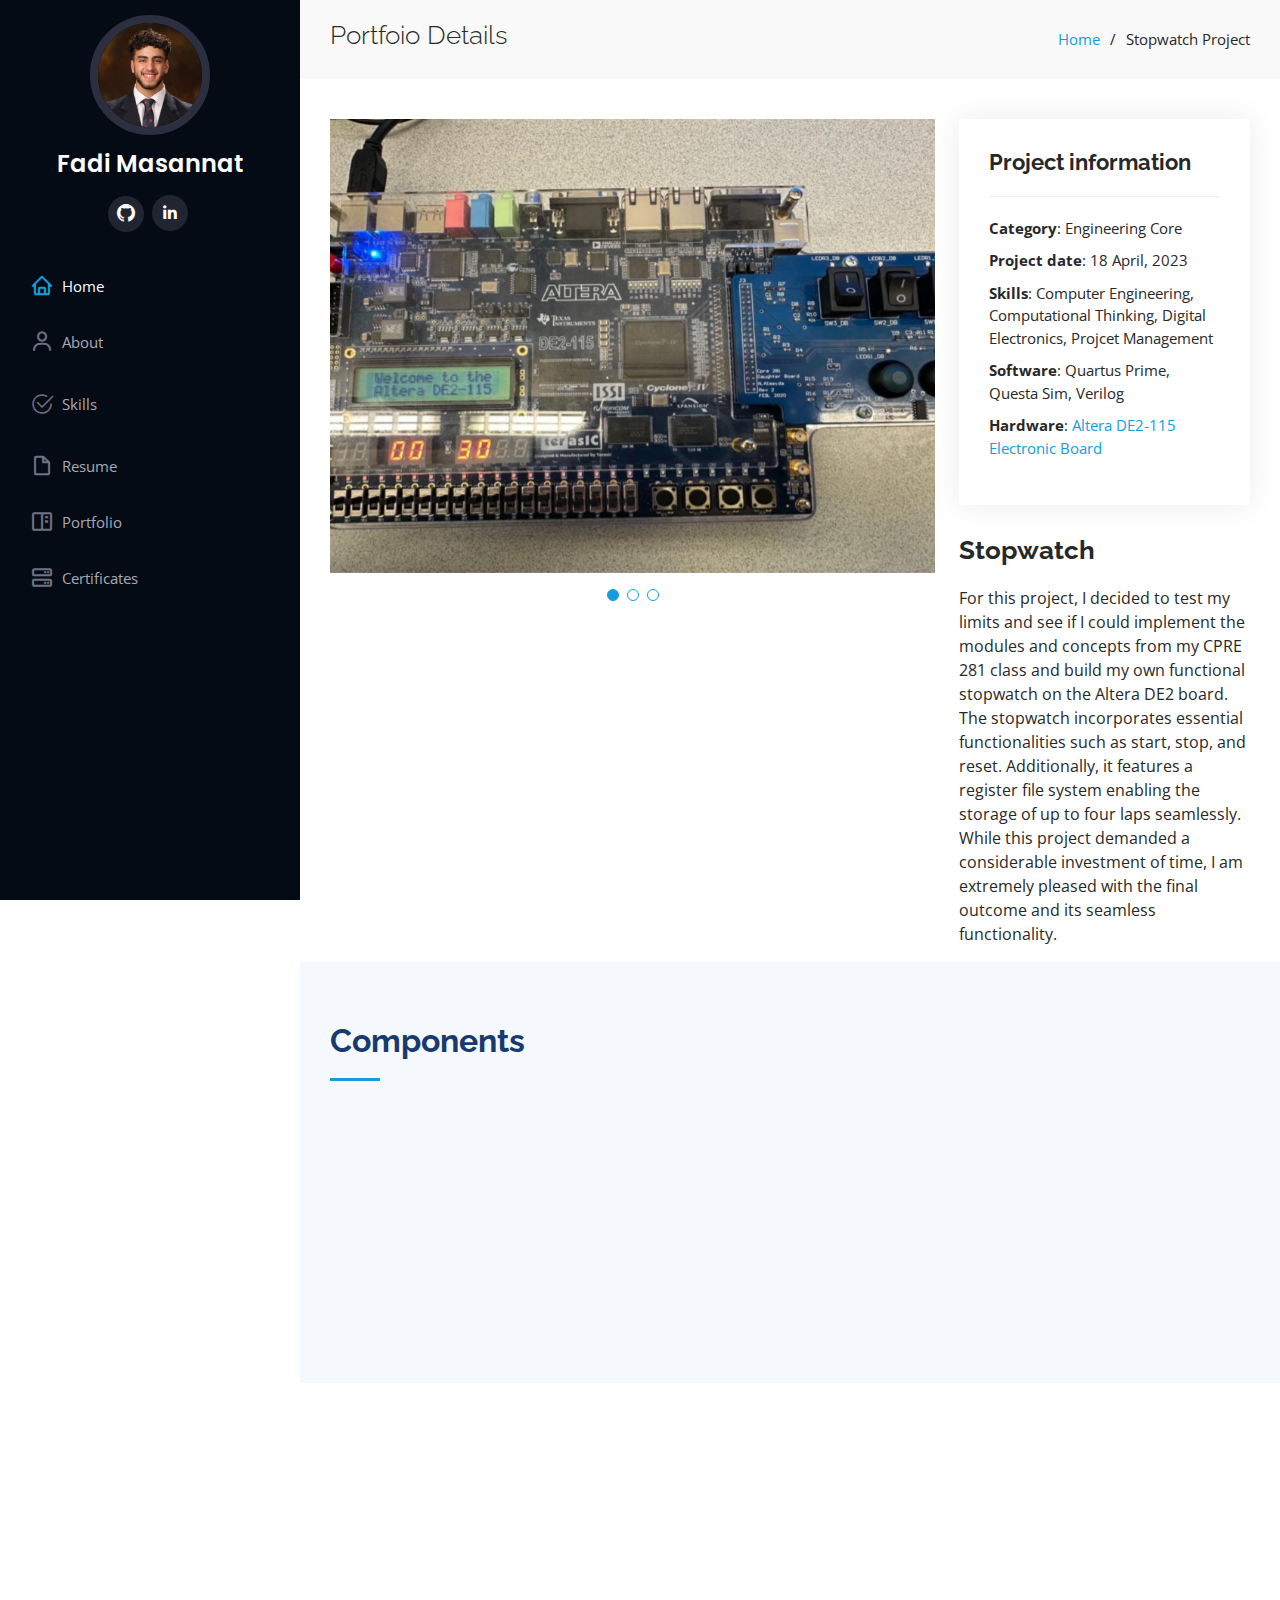
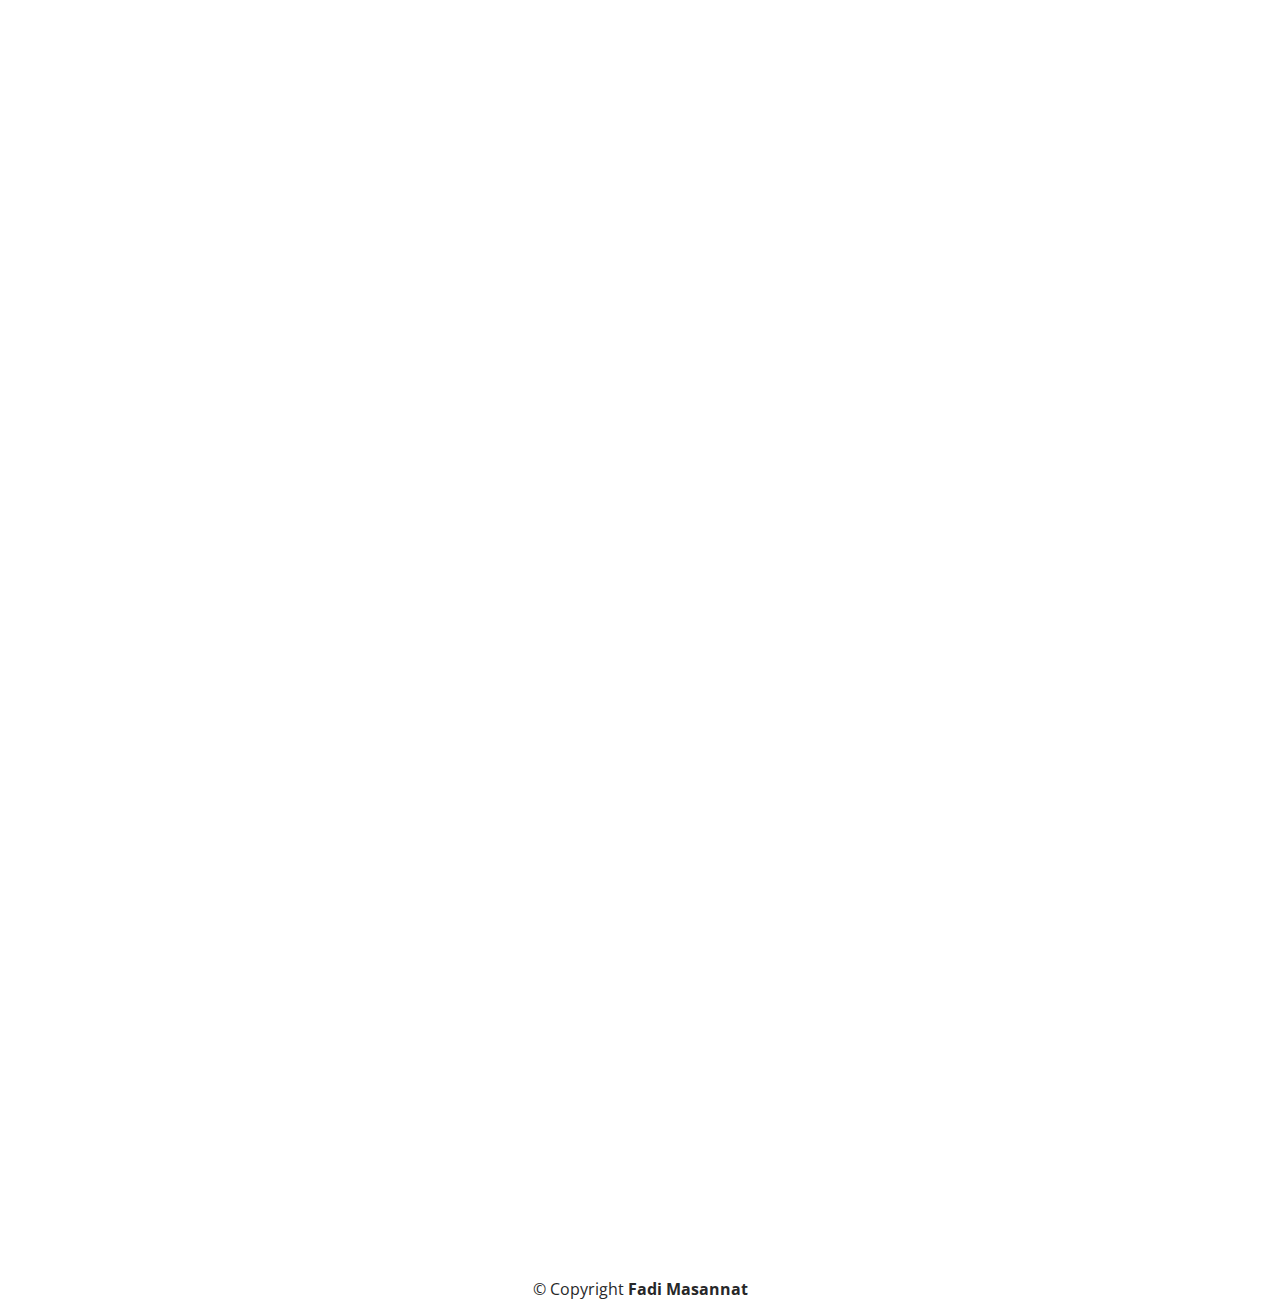
<file: StopWatch-portfolio-details.html>
<!DOCTYPE html>
<html lang="en">

<head>
  <meta charset="utf-8">
  <meta content="width=device-width, initial-scale=1.0" name="viewport">

  <title>Stopwatch Portfolio Details - Inner Page</title>
  <meta content="" name="description">
  <meta content="" name="keywords">

  <!-- Favicons -->
  <link href="assets/img/favicon.png" rel="icon">
  <link href="assets/img/apple-touch-icon.png" rel="apple-touch-icon">

  <!-- Google Fonts -->
  <link
    href="https://fonts.googleapis.com/css?family=Open+Sans:300,300i,400,400i,600,600i,700,700i|Raleway:300,300i,400,400i,500,500i,600,600i,700,700i|Poppins:300,300i,400,400i,500,500i,600,600i,700,700i"
    rel="stylesheet">

  <!-- Vendor CSS Files -->
  <link href="assets/vendor/aos/aos.css" rel="stylesheet">
  <link href="assets/vendor/bootstrap/css/bootstrap.min.css" rel="stylesheet">
  <link href="assets/vendor/bootstrap-icons/bootstrap-icons.css" rel="stylesheet">
  <link href="assets/vendor/boxicons/css/boxicons.min.css" rel="stylesheet">
  <link href="assets/vendor/glightbox/css/glightbox.min.css" rel="stylesheet">
  <link href="assets/vendor/swiper/swiper-bundle.min.css" rel="stylesheet">

  <!-- Template Main CSS File -->
  <link href="assets/css/style.css" rel="stylesheet">

</head>

<body>

  <!-- ======= Mobile nav toggle button ======= -->
  <i class="bi bi-list mobile-nav-toggle d-xl-none"></i>

  <!-- ======= Header ======= -->
  <header id="header">
    <div class="d-flex flex-column">

      <div class="profile">
        <img src="assets/img/profile-imgLogo.png" alt="" class="img-fluid rounded-circle">
        <h1 class="text-light"><a href="index.html">Fadi Masannat</a></h1>
        <div class="social-links mt-3 text-center">

          <a href="https://github.com/Fadi-Masannat" class="github" target="_blank"><i class="bi bi-github"></i></a>
          <a href="https://www.linkedin.com/in/fadi-masannat-9156b4296/" class="linkedin" target="_blank"><i
              class="bx bxl-linkedin"></i></a>
         

        </div>
      </div>

      <nav id="navbar" class="nav-menu navbar">
        <ul>
          <li><a href="./index.html#hero" class="nav-link scrollto active"><i class="bx bx-home"></i>
              <span>Home</span></a></li>
          <li><a href="./index.html#about" class="nav-link scrollto"><i class="bx bx-user"></i> <span>About</span></a>
          </li>
          <li><a href="./index.html#skills" class="nav-link scrollto"><i class="bi bi-check2-circle"></i>
              <span>Skills</span></a>
          </li>
          <li><a href="./index.html#resume" class="nav-link scrollto"><i class="bx bx-file-blank"></i>
              <span>Resume</span></a></li>
          <li><a href="./index.html#portfolio" class="nav-link scrollto"><i class="bx bx-book-content"></i>
              <span>Portfolio</span></a></li>
          <li><a href="./index.html#services" class="nav-link scrollto"><i class="bx bx-server"></i>
              <span>Certificates</span></a>
          </li>

        </ul>
      </nav><!-- .nav-menu -->
    </div>
  </header><!-- End Header -->
  <main id="main">

    <!-- ======= Breadcrumbs ======= -->
    <section id="breadcrumbs" class="breadcrumbs">
      <div class="container">

        <div class="d-flex justify-content-between align-items-center">
          <h2>Portfoio Details</h2>
          <ol>
            <li><a href="index.html">Home</a></li>
            <li>Stopwatch Project</li>
          </ol>
        </div>

      </div>
    </section><!-- End Breadcrumbs -->

    <!-- ======= Portfolio Details Section ======= -->
    <section id="portfolio-details" class="portfolio-details">
      <div class="container">

        <div class="row gy-4">

          <div class="col-lg-8">
            <div class="portfolio-details-slider swiper">
              <div class="swiper-wrapper align-items-center">

                <div class="swiper-slide">
                  <img src="assets/img/portfolio/Stopwatch/AlteraD2Board.png" alt="">
                </div>

                <div class="swiper-slide">
                  <img src="assets/img/portfolio/Stopwatch/Board2.png" alt="">
                </div>

                <div class="swiper-slide">
                  <img src="assets/img/portfolio/Stopwatch/board3.png" alt="">
                </div>
             

              </div>
              <div class="swiper-pagination"></div>
            </div>
          </div>

          <div class="col-lg-4">
            <div class="portfolio-info">
              <h3>Project information</h3>
              <ul>
                <li><strong>Category</strong>: Engineering Core</li>

                <li><strong>Project date</strong>: 18 April, 2023</li>
                <li><strong>Skills</strong>: Computer Engineering, Computational Thinking, Digital Electronics, Projcet
                  Management</li>
                <li><strong>Software</strong>: Quartus Prime, Questa Sim, Verilog</li>
                <li><strong>Hardware</strong>: <a
                    href="https://www.terasic.com.tw/cgi-bin/page/archive.pl?Language=English&No=502"
                    target="_blank">Altera DE2-115 Electronic Board</a></li>
              </ul>
            </div>
            <div class="portfolio-description">
              <h2>Stopwatch </h2>
              <p>
                For this project, I decided to test my limits and see if I could implement the modules and concepts from
                my CPRE 281 class and build my own functional stopwatch on the Altera DE2 board. The stopwatch
                incorporates essential functionalities such as start, stop, and reset. Additionally, it features a
                register file system enabling the storage of up to four laps seamlessly. While this project demanded a
                considerable investment of time, I am extremely pleased with the final outcome and its seamless
                functionality.
              </p>
            </div>
          </div>

        </div>

      </div>
      <!-- ======= Components Section ======= -->
      <section class="skills section-bg">
        <div class="container">

          <div class="section-title">
            <h2>Components</h2>

          </div>

          <div class="row skills-content">

            <div class="col-lg-6" data-aos="fade-up">
              <ul>

                <li>
                  <h5><strong>4-1 Multiplexer</strong></h5>
                </li>
                <li>
                  <h5><strong>2-1 Multiplexer</strong></h5>
                </li>
                <li>
                  <h5><strong>2-4 Decoder</strong></h5>
                </li>
                <li>
                  <h5><strong>Mealy &amp; Moore State Machines</strong></h5>
                </li>

                <li>
                  <h5><strong>Register Files</strong></h5>
                </li>


              </ul>
            </div>

            <div class="col-lg-6" data-aos="fade-up" data-aos-delay="100">
              <ul>

                <li>
                  <h5><strong>Seven Segment Decoder</strong></h5>
                </li>
                <li>
                  <h5><strong>D-Flip Flops</strong></h5>
                </li>
                <li>
                  <h5><strong>Clock Generator</strong></h5>
                </li>
                <li>
                  <h5><strong>Clock Dividers</strong></h5>
                </li>
                <li>
                  <h5><strong>Basic NAND, AND, OR, NOR, XOR, XNOR gates</strong></h5>
                </li>
              </ul>
            </div>
          </div>
        </div>
      </section><!-- End Skills Section -->
      <!--The Process Section-->
      <section>
        <div class="section-title d-flex justify-content-center" data-aos="fade-up" data-aos-delay="100">
          <h2 class="title-with-line">The Process</h2><br><br>
        </div>
        <div class="section-title d-flex justify-content-center" data-aos="fade-up" data-aos-delay="100">
          <h3><strong>Step One:</strong></h3>
        </div><br>

        <div class="container">
          <div class="row justify-content-center">

            <div class="container">
              <div class="row">
                <div class="col-lg-6" data-aos="fade-right" data-aos-delay="100">
                  <div class="embed-responsive embed-responsive-16by9">
                    <img width="550" height="400" src="./assets/img/portfolio/Stopwatch/step1-3.png" frameborder="0">
                  </div>
                  <p>
                    The register file serves to store memory, utilizing a combination of 2-1 multiplexers and D-flip
                    flops. These register files are responsible for storing time lapses, with each file possessing the
                    capacity to store data, as depicted in the accompanying image. In total, there are four files
                    operating in parallel, each fulfilling the same function.
                  </p>
                </div>

                <div class="col-lg-6" data-aos="fade-left" data-aos-delay="100">
                  <div class="embed-responsive embed-responsive-16by9">
                    <img width="550" height="400" src="./assets/img/portfolio/Stopwatch/step1-2.png" frameborder="0"
                      allowfullscreen>
                  </div>
                  <p>The first step basically includes an up-counter that counts from 0-9. It is implemented
                    using a combination of AND, XOR, NOT, NAND GATES, and D- Flip flops.
                    There is a start and reset inside as input lines which gives user the ability to
                    decide.</p>
                  
                </div>
              </div>
            </div>


          </div>
        </div>

        <div class="section-title d-flex justify-content-center" data-aos="fade-up" data-aos-delay="100"><br><br><br>
          <h3><strong>Step Two:</strong></h3>
        </div><br>

        <div class="container">
          <div class="row justify-content-center">

            <div class="container">
              <div class="row">
                <div class="col-lg-6" data-aos="fade-right" data-aos-delay="100">
                  <div class="embed-responsive embed-responsive-16by9">
                    <img width="550" height="400" src="./assets/img/portfolio/Stopwatch/step2-1.png" frameborder="0">
                  </div>
                </div>

                <div class="col-lg-6" data-aos="fade-left" data-aos-delay="100">
                  <p>
                    Step two also includes an up-counter that, on the other hand, counts from 0-5. It is
                    implemented using a combination of AND, XOR, NOT, NAND GATES, and
                    D-Flip flops. There is a start and reset inside as input lines which give the user the
                    ability to decide when to do the needful.
                  </p>
                  <br>
                  <p>
                    This project was quite a challenge and took up a lot of my time. But I'm really proud of the effort
                    I've
                    put in and the outcome achieved. Of course, there's always room for improvement, but I want to
                    express my sincere gratitude to Professor Stoytchev for his guidance and to my TA’s for
                    their constant support and mentorship throughout this journey.</p>
                </div>
              </div>
            </div>

          </div>
        </div>
      </section>
      
    </section><!-- End Portfolio Details Section -->

  </main><!-- End #main -->

  <!-- ======= Footer ======= -->
  <footer id="footer">
    <div class="container">
      <div class="copyright">
        &copy; Copyright <strong><span>Fadi Masannat</span></strong>
      </div>
      <div class="credits">
       

      </div>
    </div>
  </footer><!-- End  Footer -->

  <a href="#" class="back-to-top d-flex align-items-center justify-content-center"><i
      class="bi bi-arrow-up-short"></i></a>

  <!-- Vendor JS Files -->
  <script src="assets/vendor/purecounter/purecounter_vanilla.js"></script>
  <script src="assets/vendor/aos/aos.js"></script>
  <script src="assets/vendor/bootstrap/js/bootstrap.bundle.min.js"></script>
  <script src="assets/vendor/glightbox/js/glightbox.min.js"></script>
  <script src="assets/vendor/isotope-layout/isotope.pkgd.min.js"></script>
  <script src="assets/vendor/swiper/swiper-bundle.min.js"></script>
  <script src="assets/vendor/typed.js/typed.umd.js"></script>
  <script src="assets/vendor/waypoints/noframework.waypoints.js"></script>
  <script src="assets/vendor/php-email-form/validate.js"></script>

  <!-- Template Main JS File -->
  <script src="assets/js/main.js"></script>

</body>

</html>
</file>
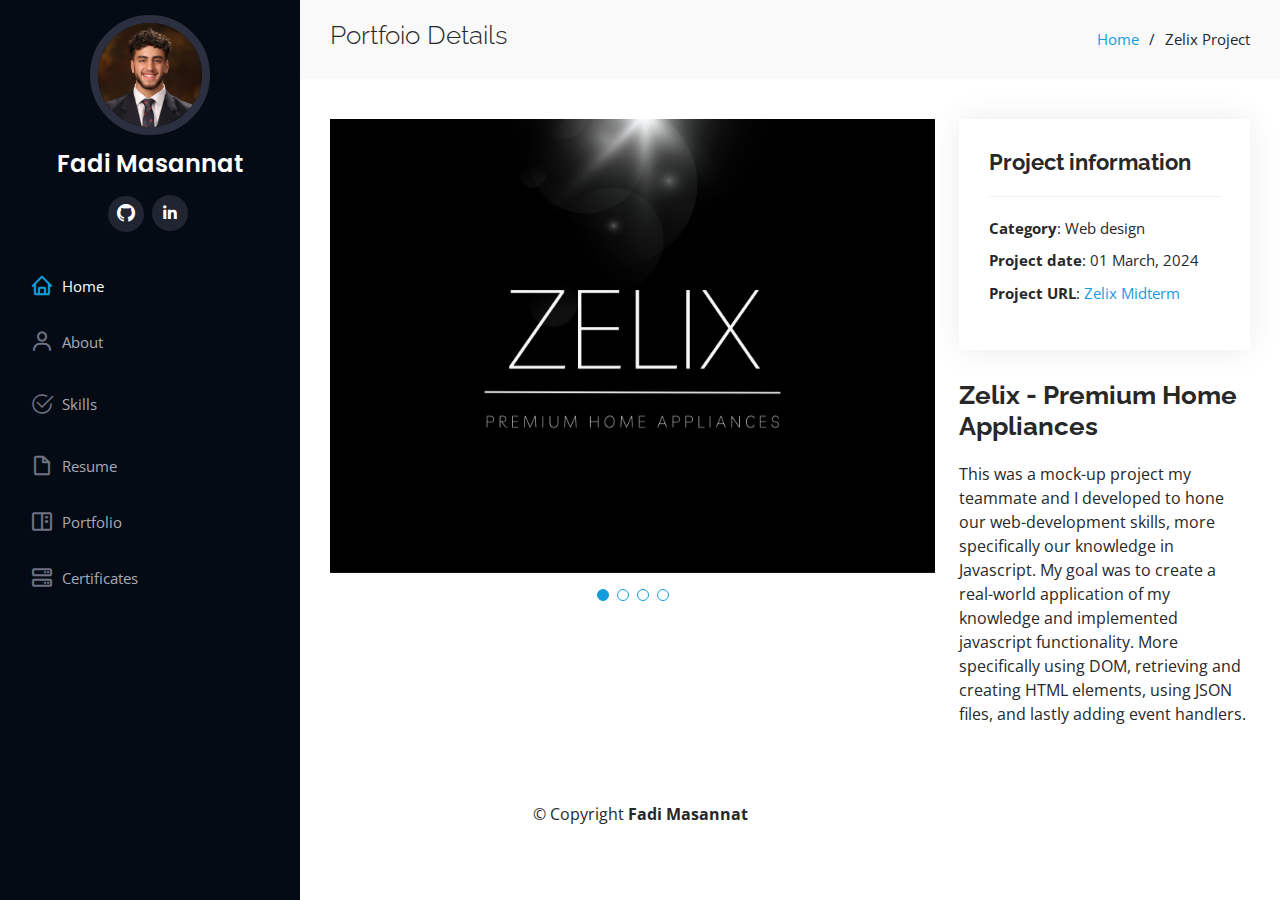
<file: Zelix-portfolio-details.html>
<!DOCTYPE html>
<html lang="en">

<head>
  <meta charset="utf-8">
  <meta content="width=device-width, initial-scale=1.0" name="viewport">

  <title>Zelix Portfolio Details - Inner Page</title>
  <meta content="" name="description">
  <meta content="" name="keywords">

  <!-- Favicons -->
  <link href="assets/img/favicon.png" rel="icon">
  <link href="assets/img/apple-touch-icon.png" rel="apple-touch-icon">

  <!-- Google Fonts -->
  <link
    href="https://fonts.googleapis.com/css?family=Open+Sans:300,300i,400,400i,600,600i,700,700i|Raleway:300,300i,400,400i,500,500i,600,600i,700,700i|Poppins:300,300i,400,400i,500,500i,600,600i,700,700i"
    rel="stylesheet">

  <!-- Vendor CSS Files -->
  <link href="assets/vendor/aos/aos.css" rel="stylesheet">
  <link href="assets/vendor/bootstrap/css/bootstrap.min.css" rel="stylesheet">
  <link href="assets/vendor/bootstrap-icons/bootstrap-icons.css" rel="stylesheet">
  <link href="assets/vendor/boxicons/css/boxicons.min.css" rel="stylesheet">
  <link href="assets/vendor/glightbox/css/glightbox.min.css" rel="stylesheet">
  <link href="assets/vendor/swiper/swiper-bundle.min.css" rel="stylesheet">

  <!-- Template Main CSS File -->
  <link href="assets/css/style.css" rel="stylesheet">

</head>

<body>

  <!-- ======= Mobile nav toggle button ======= -->
  <i class="bi bi-list mobile-nav-toggle d-xl-none"></i>

  <!-- ======= Header ======= -->
  <header id="header">
    <div class="d-flex flex-column">

      <div class="profile">
        <img src="assets/img/profile-imgLogo.png" alt="" class="img-fluid rounded-circle">
        <h1 class="text-light"><a href="index.html">Fadi Masannat</a></h1>
        <div class="social-links mt-3 text-center">

          <a href="https://github.com/Fadi-Masannat" class="github" target="_blank"><i class="bi bi-github"></i></a>
          <a href="https://www.linkedin.com/in/fadi-masannat-9156b4296/" class="linkedin" target="_blank"><i
              class="bx bxl-linkedin"></i></a>
          

        </div>
      </div>

      <nav  class="nav-menu navbar">
        <ul>
          <li><a href="./index.html#hero" class="nav-link scrollto active"><i class="bx bx-home"></i>
              <span>Home</span></a></li>
          <li><a href="./index.html#about" class="nav-link scrollto"><i class="bx bx-user"></i> <span>About</span></a>
          </li>
          <li><a href="./index.html#skills" class="nav-link scrollto"><i class="bi bi-check2-circle"></i>
              <span>Skills</span></a>
          </li>
          <li><a href="./index.html#resume" class="nav-link scrollto"><i class="bx bx-file-blank"></i>
              <span>Resume</span></a></li>
          <li><a href="./index.html#portfolio" class="nav-link scrollto"><i class="bx bx-book-content"></i>
              <span>Portfolio</span></a></li>
          <li><a href="./index.html#services" class="nav-link scrollto"><i class="bx bx-server"></i>
              <span>Certificates</span></a>
          </li>

        </ul>
      </nav><!-- .nav-menu -->
    </div>
  </header><!-- End Header -->
  <main id="main">

    <!-- ======= Breadcrumbs ======= -->
    <section id="breadcrumbs" class="breadcrumbs">
      <div class="container">

        <div class="d-flex justify-content-between align-items-center">
          <h2>Portfoio Details</h2>
          <ol>
            <li><a href="index.html">Home</a></li>
            <li>Zelix Project</li>
          </ol>
        </div>

      </div>
    </section><!-- End Breadcrumbs -->

    <!-- ======= Portfolio Details Section ======= -->
    <section id="portfolio-details" class="portfolio-details">
      <div class="container">

        <div class="row gy-4">

          <div class="col-lg-8">
            <div class="portfolio-details-slider swiper">
              <div class="swiper-wrapper align-items-center">

                <div class="swiper-slide">
                  <img src="assets/img/portfolio/Zelix/ZelixLogo.png" alt="">
                </div>

                <div class="swiper-slide">
                  <img src="assets/img/portfolio/Zelix/ZelixSS1.png" alt="">
                </div>

                <div class="swiper-slide">
                  <img src="assets/img/portfolio/Zelix/ZelixSS2.png" alt="">
                </div>
                <div class="swiper-slide">
                  <img src="assets/img/portfolio/Zelix/ZelixSS3.png" alt="">
                </div>

              </div>
              <div class="swiper-pagination"></div>
            </div>
          </div>

          <div class="col-lg-4">
            <div class="portfolio-info">
              <h3>Project information</h3>
              <ul>
                <li><strong>Category</strong>: Web design</li>

                <li><strong>Project date</strong>: 01 March, 2024</li>
                <li><strong>Project URL</strong>: <a href="https://fadi-masannat.github.io/ZelixMidterm/"
                    target="_blank">Zelix Midterm</a></li>
              </ul>
            </div>
            <div class="portfolio-description">
              <h2>Zelix - Premium Home Appliances</h2>
              <p>
                This was a mock-up project my teammate and I developed to hone our web-development skills, more
                specifically our knowledge in Javascript. My goal was to create a real-world application of my knowledge
                and implemented javascript functionality. More specifically using DOM, retrieving and creating HTML
                elements, using JSON files, and lastly adding event handlers.
              </p>
            </div>
          </div>

        </div>

      </div>
    </section><!-- End Portfolio Details Section -->

  </main><!-- End #main -->

  <!-- ======= Footer ======= -->
  <footer id="footer">
    <div class="container">
      <div class="copyright">
        &copy; Copyright <strong><span>Fadi Masannat</span></strong>
      </div>
      <div class="credits">
        
      </div>
    </div>
  </footer><!-- End  Footer -->

  <a href="#" class="back-to-top d-flex align-items-center justify-content-center"><i
      class="bi bi-arrow-up-short"></i></a>

  <!-- Vendor JS Files -->
  <script src="assets/vendor/purecounter/purecounter_vanilla.js"></script>
  <script src="assets/vendor/aos/aos.js"></script>
  <script src="assets/vendor/bootstrap/js/bootstrap.bundle.min.js"></script>
  <script src="assets/vendor/glightbox/js/glightbox.min.js"></script>
  <script src="assets/vendor/isotope-layout/isotope.pkgd.min.js"></script>
  <script src="assets/vendor/swiper/swiper-bundle.min.js"></script>
  <script src="assets/vendor/typed.js/typed.umd.js"></script>
  <script src="assets/vendor/waypoints/noframework.waypoints.js"></script>
  <script src="assets/vendor/php-email-form/validate.js"></script>

  <!-- Template Main JS File -->
  <script src="assets/js/main.js"></script>

</body>

</html>
</file>
<file: assets/css/style.css>
/**
* Author: Fadi Masanant
* Based on a template made by BootstrapMae
*/

/*--------------------------------------------------------------
# General
--------------------------------------------------------------*/
body {
  font-family: "Open Sans", sans-serif;
  color: #272829;
}

a {
  color: #149ddd;
  text-decoration: none;
}

a:hover {
  color: #37b3ed;
  text-decoration: none;
}

h1,
h2,
h3,
h4,
h5,
h6 {
  font-family: "Raleway", sans-serif;
}

/*--------------------------------------------------------------
# Back to top button
--------------------------------------------------------------*/
.back-to-top {
  position: fixed;
  visibility: hidden;
  opacity: 0;
  right: 15px;
  bottom: 15px;
  z-index: 996;
  background: #149ddd;
  width: 40px;
  height: 40px;
  border-radius: 50px;
  transition: all 0.4s;
}

.back-to-top i {
  font-size: 28px;
  color: #fff;
  line-height: 0;
}

.back-to-top:hover {
  background: #2eafec;
  color: #fff;
}

.back-to-top.active {
  visibility: visible;
  opacity: 1;
}

/*--------------------------------------------------------------
# Header
--------------------------------------------------------------*/
#header {
  position: fixed;
  top: 0;
  left: 0;
  bottom: 0;
  width: 300px;
  transition: all ease-in-out 0.5s;
  z-index: 9997;
  transition: all 0.5s;
  padding: 0 15px;
  background: #040b14;
  overflow-y: auto;
}

#header .profile img {
  margin: 15px auto;
  display: block;
  width: 120px;
  border: 8px solid #2c2f3f;
}

#header .profile h1 {
  font-size: 24px;
  margin: 0;
  padding: 0;
  font-weight: 600;
  -moz-text-align-last: center;
  text-align-last: center;
  font-family: "Poppins", sans-serif;
}

#header .profile h1 a,
#header .profile h1 a:hover {
  color: #fff;
  text-decoration: none;
}

#header .profile .social-links a {
  font-size: 18px;
  display: inline-block;
  background: #212431;
  color: #fff;
  line-height: 1;
  padding: 8px 0;
  margin-right: 4px;
  border-radius: 50%;
  text-align: center;
  width: 36px;
  height: 36px;
  transition: 0.3s;
}

#header .profile .social-links a:hover {
  background: #149ddd;
  color: #fff;
  text-decoration: none;
}

#main {
  margin-left: 300px;
}

.container,
.container-fluid {
  padding-left: 30px;
  padding-right: 30px;
}

@media (max-width: 1199px) {
  #header {
    left: -300px;
  }

  #main {
    margin-left: 0;
  }

  .container,
  .container-fluid {
    padding-left: 12px;
    padding-right: 12px;
  }
}

/*--------------------------------------------------------------
# Navigation Menu
--------------------------------------------------------------*/
/* Desktop Navigation */
.nav-menu {
  padding: 30px 0 0 0;
}

.nav-menu * {
  margin: 0;
  padding: 0;
  list-style: none;
}

.nav-menu > ul > li {
  position: relative;
  white-space: nowrap;
}

.nav-menu a,
.nav-menu a:focus {
  display: flex;
  align-items: center;
  color: #a8a9b4;
  padding: 12px 15px;
  margin-bottom: 8px;
  transition: 0.3s;
  font-size: 15px;
}

.nav-menu a i,
.nav-menu a:focus i {
  font-size: 24px;
  padding-right: 8px;
  color: #6f7180;
}

.nav-menu a:hover,
.nav-menu .active,
.nav-menu .active:focus,
.nav-menu li:hover > a {
  text-decoration: none;
  color: #fff;
}

.nav-menu a:hover i,
.nav-menu .active i,
.nav-menu .active:focus i,
.nav-menu li:hover > a i {
  color: #149ddd;
}

/* Mobile Navigation */
.mobile-nav-toggle {
  position: fixed;
  right: 15px;
  top: 15px;
  z-index: 9998;
  border: 0;
  font-size: 24px;
  transition: all 0.4s;
  outline: none !important;
  background-color: #149ddd;
  color: #fff;
  width: 40px;
  height: 40px;
  display: inline-flex;
  align-items: center;
  justify-content: center;
  line-height: 0;
  border-radius: 50px;
  cursor: pointer;
}

.mobile-nav-active {
  overflow: hidden;
}

.mobile-nav-active #header {
  left: 0;
}

/*--------------------------------------------------------------
# Hero Section
--------------------------------------------------------------*/
#hero {
  width: 100%;
  height: 100vh;
  background: url("../img/hero-bg-filtered.jpg") top center;
  background-size: cover;
}

#hero:before {
  content: "";
  background: rgba(5, 13, 24, 0);
  position: absolute;
  bottom: 0;
  top: 0;
  left: 0;
  right: 0;
  z-index: 1;
}

#hero .hero-container {
  position: relative;
  z-index: 2;
  min-width: 300px;
}

#hero h1 {
  margin: 0 0 10px 0;
  font-size: 64px;
  font-weight: 700;
  line-height: 56px;
  color: #fff;
}

#hero p {
  color: #fff;
  margin-bottom: 50px;
  font-size: 26px;
  font-family: "Poppins", sans-serif;
}

#hero p span {
  color: #fff;
  padding-bottom: 4px;
  letter-spacing: 1px;
  border-bottom: 3px solid #149ddd;
}

@media (min-width: 1024px) {
  #hero {
    background-attachment: fixed;
  }
}

@media (max-width: 850px) {
  #hero {
    width: 100%;
    height: 100vh;
    background: url("../img/blueLogo-filtered.jpg") top center;
    background-size: cover;
  }
  #hero h1 {
    font-size: 28px;
    line-height: 36px;
  }

  #hero h2 {
    font-size: 18px;
    line-height: 24px;
    margin-bottom: 30px;
  }
}

/*--------------------------------------------------------------
# Sections General
--------------------------------------------------------------*/
section {
  padding: 60px 0;
  overflow: hidden;
}

.section-bg {
  background: #f5f8fd;
}

.section-title {
  padding-bottom: 30px;
}

.section-title h2 {
  font-size: 32px;
  font-weight: bold;
  margin-bottom: 20px;
  padding-bottom: 20px;
  position: relative;
  color: #173b6c;
}

.section-title h2::after {
  content: "";
  position: absolute;
  display: block;
  width: 50px;
  height: 3px;
  background: #149ddd;
  bottom: 0;
  left: 0;
}

.section-title p {
  margin-bottom: 0;
}

/*--------------------------------------------------------------
# About
--------------------------------------------------------------*/
.about .content h3 {
  font-weight: 700;
  font-size: 26px;
  color: #173b6c;
}

.about .content ul {
  list-style: none;
  padding: 0;
}

.about .content ul li {
  margin-bottom: 20px;
  display: flex;
  align-items: center;
}

.about .content ul strong {
  margin-right: 10px;
}

.about .content ul i {
  font-size: 16px;
  margin-right: 5px;
  color: #149ddd;
  line-height: 0;
}

.about .content p:last-child {
  margin-bottom: 0;
}

/*--------------------------------------------------------------
# Facts
--------------------------------------------------------------*/
.facts {
  padding-bottom: 30px;
}

.facts .count-box {
  padding: 30px;
  width: 100%;
}

.facts .count-box i {
  display: block;
  font-size: 44px;
  color: #149ddd;
  float: left;
  line-height: 0;
}

.facts .count-box span {
  font-size: 48px;
  line-height: 40px;
  display: block;
  font-weight: 700;
  color: #050d18;
  margin-left: 60px;
}

.facts .count-box p {
  padding: 15px 0 0 0;
  margin: 0 0 0 60px;
  font-family: "Raleway", sans-serif;
  font-size: 14px;
  color: #122f57;
}

.facts .count-box a {
  font-weight: 600;
  display: block;
  margin-top: 20px;
  color: #122f57;
  font-size: 15px;
  font-family: "Poppins", sans-serif;
  transition: ease-in-out 0.3s;
}

.facts .count-box a:hover {
  color: #1f5297;
}

/*--------------------------------------------------------------
# Akills
--------------------------------------------------------------*/
.skills .progress {
  height: 60px;
  display: block;
  background: none;
  border-radius: 0;
}

.skills .progress .skill {
  padding: 0;
  margin: 0 0 6px 0;
  text-transform: uppercase;
  display: block;
  font-weight: 600;
  font-family: "Poppins", sans-serif;
  color: #050d18;
}

.skills .progress .skill .val {
  float: right;
  font-style: normal;
}

.skills .progress-bar-wrap {
  background: #dce8f8;
  height: 10px;
}

.skills .progress-bar {
  width: 1px;
  height: 10px;
  transition: 0.9s;
  background-color: #149ddd;
}

/*--------------------------------------------------------------
# Resume
--------------------------------------------------------------*/
.resume .resume-title {
  font-size: 26px;
  font-weight: 700;
  margin-top: 20px;
  margin-bottom: 20px;
  color: #050d18;
}

.resume .resume-item {
  padding: 0 0 20px 20px;
  margin-top: -2px;
  border-left: 2px solid #1f5297;
  position: relative;
}

.resume .resume-item h4 {
  line-height: 18px;
  font-size: 18px;
  font-weight: 600;
  text-transform: uppercase;
  font-family: "Poppins", sans-serif;
  color: #050d18;
  margin-bottom: 10px;
}

.resume .resume-item h5 {
  font-size: 16px;
  background: #e4edf9;
  padding: 5px 15px;
  display: inline-block;
  font-weight: 600;
  margin-bottom: 10px;
}

.resume .resume-item ul {
  padding-left: 20px;
}

.resume .resume-item ul li {
  padding-bottom: 10px;
}

.resume .resume-item:last-child {
  padding-bottom: 0;
}

.resume .resume-item::before {
  content: "";
  position: absolute;
  width: 16px;
  height: 16px;
  border-radius: 50px;
  left: -9px;
  top: 0;
  background: #fff;
  border: 2px solid #1f5297;
}

/*--------------------------------------------------------------
# Portfolio
--------------------------------------------------------------*/
.portfolio .portfolio-item {
  margin-bottom: 30px;
}

.portfolio #portfolio-flters {
  padding: 0;
  margin: 0 auto 35px auto;
  list-style: none;
  text-align: center;
  background: #fff;
  border-radius: 50px;
  padding: 2px 15px;
}

.portfolio #portfolio-flters li {
  cursor: pointer;
  display: inline-block;
  padding: 10px 15px 8px 15px;
  font-size: 14px;
  font-weight: 600;
  line-height: 1;
  text-transform: uppercase;
  color: #272829;
  margin-bottom: 5px;
  transition: all 0.3s ease-in-out;
}

.portfolio #portfolio-flters li:hover,
.portfolio #portfolio-flters li.filter-active {
  color: #149ddd;
}

.portfolio #portfolio-flters li:last-child {
  margin-right: 0;
}

.portfolio .portfolio-wrap {
  transition: 0.3s;
  position: relative;
  overflow: hidden;
  z-index: 1;
}

.portfolio .portfolio-wrap::before {
  content: "";
  background: rgba(255, 255, 255, 0.5);
  position: absolute;
  left: 0;
  right: 0;
  top: 0;
  bottom: 0;
  transition: all ease-in-out 0.3s;
  z-index: 2;
  opacity: 0;
}

.portfolio .portfolio-wrap .portfolio-links {
  opacity: 1;
  left: 0;
  right: 0;
  bottom: -60px;
  z-index: 3;
  position: absolute;
  transition: all ease-in-out 0.3s;
  display: flex;
  justify-content: center;
}

.portfolio .portfolio-wrap .portfolio-links a {
  color: #fff;
  font-size: 28px;
  text-align: center;
  background: rgba(20, 157, 221, 0.75);
  transition: 0.3s;
  width: 50%;
}

.portfolio .portfolio-wrap .portfolio-links a:hover {
  background: rgba(20, 157, 221, 0.95);
}

.portfolio .portfolio-wrap .portfolio-links a + a {
  border-left: 1px solid #37b3ed;
}

.portfolio .portfolio-wrap:hover::before {
  top: 0;
  left: 0;
  right: 0;
  bottom: 0;
  opacity: 1;
}

.portfolio .portfolio-wrap:hover .portfolio-links {
  opacity: 1;
  bottom: 0;
}

/*--------------------------------------------------------------
# Portfolio Details
--------------------------------------------------------------*/
.portfolio-details {
  padding-top: 40px;
}

.portfolio-details .portfolio-details-slider img {
  width: 100%;
}

.portfolio-details .portfolio-details-slider .swiper-pagination {
  margin-top: 20px;
  position: relative;
}

.portfolio-details
  .portfolio-details-slider
  .swiper-pagination
  .swiper-pagination-bullet {
  width: 12px;
  height: 12px;
  background-color: #fff;
  opacity: 1;
  border: 1px solid #149ddd;
}

.portfolio-details
  .portfolio-details-slider
  .swiper-pagination
  .swiper-pagination-bullet-active {
  background-color: #149ddd;
}

.portfolio-details .portfolio-info {
  padding: 30px;
  box-shadow: 0px 0 30px rgba(5, 13, 24, 0.08);
}

.portfolio-details .portfolio-info h3 {
  font-size: 22px;
  font-weight: 700;
  margin-bottom: 20px;
  padding-bottom: 20px;
  border-bottom: 1px solid #eee;
}

.portfolio-details .portfolio-info ul {
  list-style: none;
  padding: 0;
  font-size: 15px;
}

.portfolio-details .portfolio-info ul li + li {
  margin-top: 10px;
}

.portfolio-details .portfolio-description {
  padding-top: 30px;
}

.portfolio-details .portfolio-description h2 {
  font-size: 26px;
  font-weight: 700;
  margin-bottom: 20px;
}

.portfolio-details .portfolio-description p {
  padding: 0;
}

/*--------------------------------------------------------------
# Services
--------------------------------------------------------------*/
.services .icon-box {
  margin-bottom: 20px;
}

.services .icon {
  float: left;
  display: flex;
  align-items: center;
  justify-content: center;
  width: 54px;
  height: 54px;
  background: #149ddd;
  border-radius: 50%;
  transition: 0.5s;
  border: 1px solid #149ddd;
}

.services .icon i {
  color: #fff;
  font-size: 24px;
  line-height: 0;
}

.services .icon-box:hover .icon {
  background: #fff;
}

.services .icon-box:hover .icon i {
  color: #149ddd;
}

.services .title {
  margin-left: 80px;
  font-weight: 700;
  margin-bottom: 15px;
  font-size: 18px;
}

.services .title a {
  color: #343a40;
}

.services .title a:hover {
  color: #149ddd;
}

.services .description {
  margin-left: 80px;
  line-height: 24px;
  font-size: 14px;
}

/*--------------------------------------------------------------
# Testimonials
--------------------------------------------------------------*/
.testimonials .testimonials-carousel,
.testimonials .testimonials-slider {
  overflow: hidden;
}

.testimonials .testimonial-item {
  box-sizing: content-box;
  text-align: center;
  min-height: 320px;
}

.testimonials .testimonial-item .testimonial-img {
  width: 90px;
  border-radius: 50%;
  margin: 0 auto;
}

.testimonials .testimonial-item h3 {
  font-size: 18px;
  font-weight: bold;
  margin: 10px 0 5px 0;
  color: #111;
}

.testimonials .testimonial-item h4 {
  font-size: 14px;
  color: #999;
  margin: 0;
}

.testimonials .testimonial-item .quote-icon-left,
.testimonials .testimonial-item .quote-icon-right {
  color: #c3e8fa;
  font-size: 26px;
}

.testimonials .testimonial-item .quote-icon-left {
  display: inline-block;
  left: -5px;
  position: relative;
}

.testimonials .testimonial-item .quote-icon-right {
  display: inline-block;
  right: -5px;
  position: relative;
  top: 10px;
}

.testimonials .testimonial-item p {
  font-style: italic;
  margin: 0 15px 15px 15px;
  padding: 20px;
  background: #fff;
  position: relative;
  margin-bottom: 35px;
  border-radius: 6px;
  box-shadow: 0px 2px 15px rgba(0, 0, 0, 0.1);
}

.testimonials .testimonial-item p::after {
  content: "";
  width: 0;
  height: 0;
  border-top: 20px solid #fff;
  border-right: 20px solid transparent;
  border-left: 20px solid transparent;
  position: absolute;
  bottom: -20px;
  left: calc(50% - 20px);
}

.testimonials .swiper-pagination {
  margin-top: 20px;
  position: relative;
}

.testimonials .swiper-pagination .swiper-pagination-bullet {
  width: 12px;
  height: 12px;
  background-color: #fff;
  opacity: 1;
  border: 1px solid #149ddd;
}

.testimonials .swiper-pagination .swiper-pagination-bullet-active {
  background-color: #149ddd;
}

/*--------------------------------------------------------------
# Contact
--------------------------------------------------------------*/
.contact {
  padding-bottom: 130px;
}

.contact .info {
  padding: 30px;
  background: #fff;
  width: 100%;
  box-shadow: 0 0 24px 0 rgba(0, 0, 0, 0.12);
}

.contact .info i {
  font-size: 20px;
  color: #149ddd;
  float: left;
  width: 44px;
  height: 44px;
  background: #dff3fc;
  display: flex;
  justify-content: center;
  align-items: center;
  border-radius: 50px;
  transition: all 0.3s ease-in-out;
}

.contact .info h4 {
  padding: 0 0 0 60px;
  font-size: 22px;
  font-weight: 600;
  margin-bottom: 5px;
  color: #050d18;
}

.contact .info p {
  padding: 0 0 10px 60px;
  margin-bottom: 20px;
  font-size: 14px;
  color: #173b6c;
}

.contact .info .email p {
  padding-top: 5px;
}

.contact .info .social-links {
  padding-left: 60px;
}

.contact .info .social-links a {
  font-size: 18px;
  display: inline-block;
  background: #333;
  color: #fff;
  line-height: 1;
  padding: 8px 0;
  border-radius: 50%;
  text-align: center;
  width: 36px;
  height: 36px;
  transition: 0.3s;
  margin-right: 10px;
}

.contact .info .social-links a:hover {
  background: #149ddd;
  color: #fff;
}

.contact .info .email:hover i,
.contact .info .address:hover i,
.contact .info .phone:hover i {
  background: #149ddd;
  color: #fff;
}

.contact .php-email-form {
  width: 100%;
  padding: 30px;
  background: #fff;
  box-shadow: 0 0 24px 0 rgba(0, 0, 0, 0.12);
}

.contact .php-email-form .form-group {
  padding-bottom: 8px;
}

.contact .php-email-form .validate {
  display: none;
  color: red;
  margin: 0 0 15px 0;
  font-weight: 400;
  font-size: 13px;
}

.contact .php-email-form .error-message {
  display: none;
  color: #fff;
  background: #ed3c0d;
  text-align: left;
  padding: 15px;
  font-weight: 600;
}

.contact .php-email-form .error-message br + br {
  margin-top: 25px;
}

.contact .php-email-form .sent-message {
  display: none;
  color: #fff;
  background: #18d26e;
  text-align: center;
  padding: 15px;
  font-weight: 600;
}

.contact .php-email-form .loading {
  display: none;
  background: #fff;
  text-align: center;
  padding: 15px;
}

.contact .php-email-form .loading:before {
  content: "";
  display: inline-block;
  border-radius: 50%;
  width: 24px;
  height: 24px;
  margin: 0 10px -6px 0;
  border: 3px solid #18d26e;
  border-top-color: #eee;
  animation: animate-loading 1s linear infinite;
}

.contact .php-email-form .form-group {
  margin-bottom: 15px;
}

.contact .php-email-form label {
  padding-bottom: 8px;
}

.contact .php-email-form input,
.contact .php-email-form textarea {
  border-radius: 0;
  box-shadow: none;
  font-size: 14px;
}

.contact .php-email-form input {
  height: 44px;
}

.contact .php-email-form textarea {
  padding: 10px 15px;
}

.contact .php-email-form button[type="submit"] {
  background: #149ddd;
  border: 0;
  padding: 10px 24px;
  color: #fff;
  transition: 0.4s;
  border-radius: 4px;
}

.contact .php-email-form button[type="submit"]:hover {
  background: #37b3ed;
}

@keyframes animate-loading {
  0% {
    transform: rotate(0deg);
  }

  100% {
    transform: rotate(360deg);
  }
}

/*--------------------------------------------------------------
# Breadcrumbs
--------------------------------------------------------------*/
.breadcrumbs {
  padding: 20px 0;
  background: #f9f9f9;
}

.breadcrumbs h2 {
  font-size: 26px;
  font-weight: 300;
}

.breadcrumbs ol {
  display: flex;
  flex-wrap: wrap;
  list-style: none;
  padding: 0;
  margin: 0;
  font-size: 15px;
}

.breadcrumbs ol li + li {
  padding-left: 10px;
}

.breadcrumbs ol li + li::before {
  display: inline-block;
  padding-right: 10px;
  color: #0e2442;
  content: "/";
}

@media (max-width: 768px) {
  .breadcrumbs .d-flex {
    display: block !important;
  }

  .breadcrumbs ol {
    display: block;
  }

  .breadcrumbs ol li {
    display: inline-block;
  }
}

/*--------------------------------------------------------------
# Footer
--------------------------------------------------------------*/
F #footer {
  padding: 15px;
  color: #f4f6fd;
  font-size: 14px;
  position: fixed;
  left: 0;
  bottom: 0;
  width: 300px;
  z-index: 9999;
  background: #040b14;
}

#footer .copyright {
  text-align: center;
}

#footer .credits {
  padding-top: 5px;
  text-align: center;
  font-size: 13px;
  color: #eaebf0;
}

@media (max-width: 1199px) {
  #footer {
    position: static;
    width: auto;
    padding-right: 20px 15px;
  }
}
</file>
